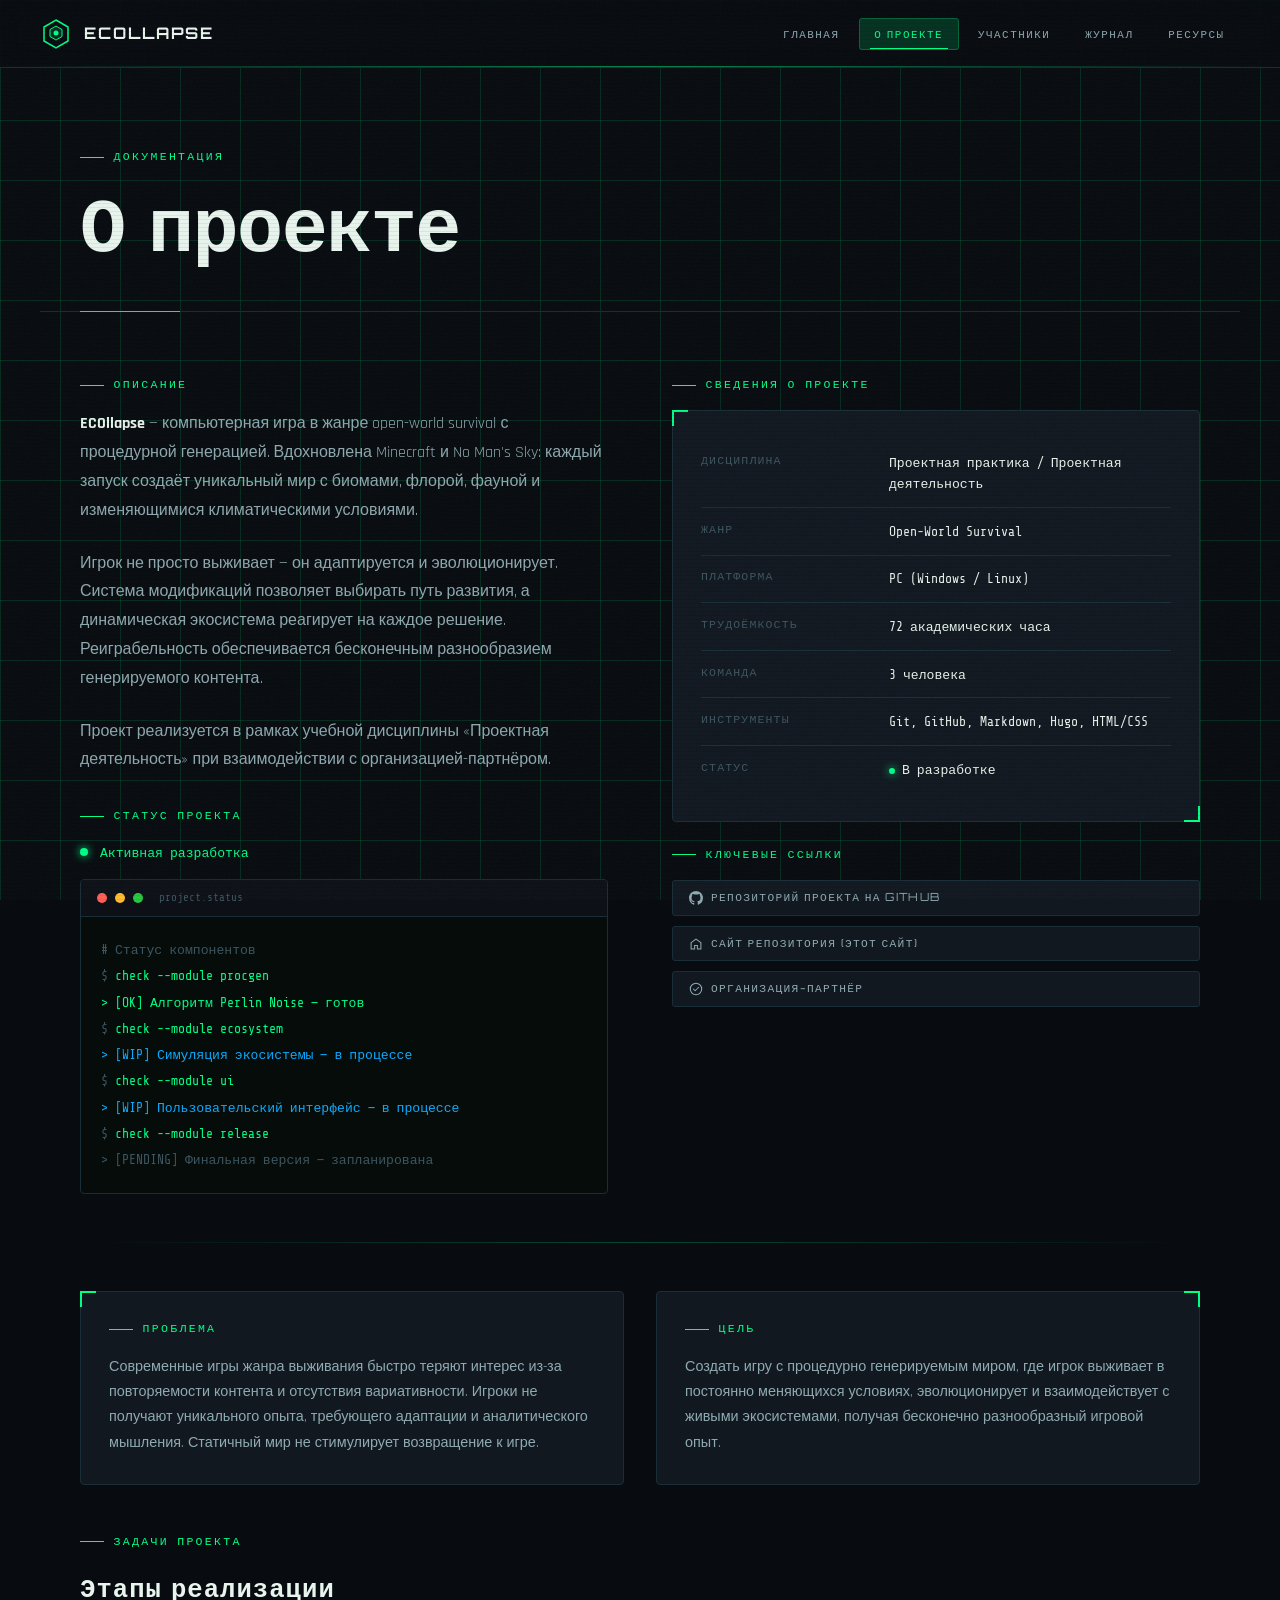
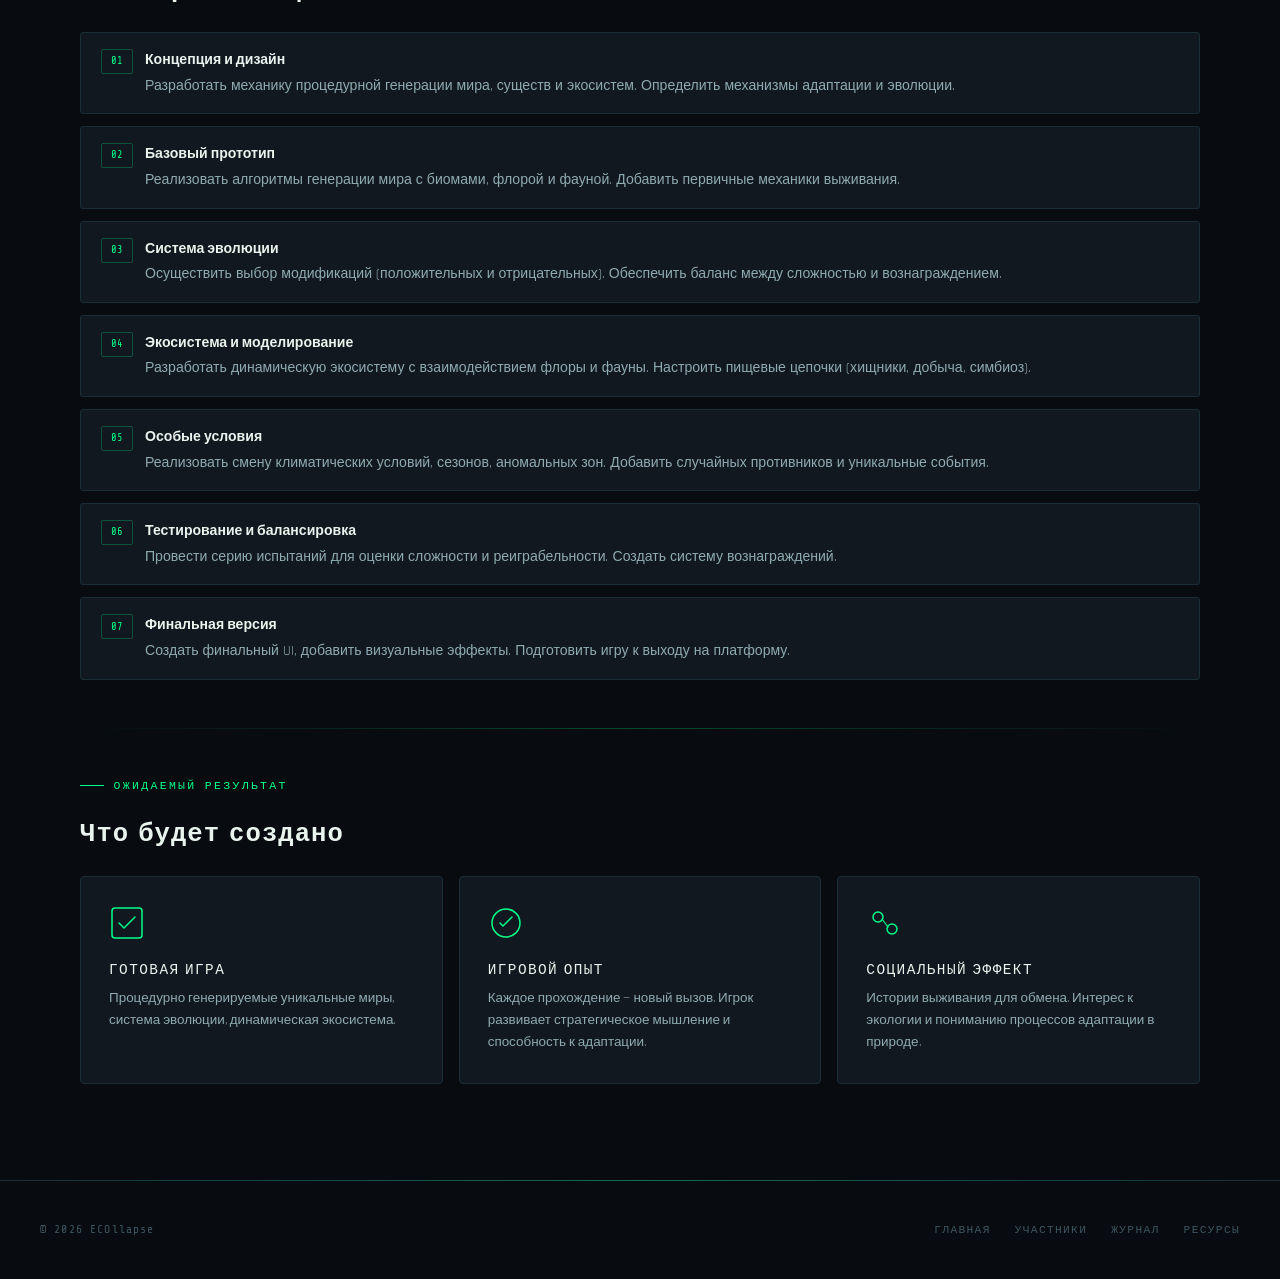
<file: pages/about.html>
<!DOCTYPE html>
<html lang="ru">
<head>
  <meta charset="UTF-8" />
  <meta name="viewport" content="width=device-width, initial-scale=1.0" />
  <title>О проекте — ECOllapse</title>
  <link rel="preconnect" href="https://fonts.googleapis.com" />
  <link rel="stylesheet" href="../css/style.css" />
  <link rel="stylesheet" href="https://cdnjs.cloudflare.com/ajax/libs/font-awesome/6.5.1/css/all.min.css" />
</head>
<body>

  <div class="grid-bg"></div>

  <nav class="nav">
    <a href="../index.html" class="nav-logo">
      <svg class="nav-logo-icon" viewBox="0 0 32 32" fill="none" xmlns="http://www.w3.org/2000/svg">
        <polygon points="16,2 28,9 28,23 16,30 4,23 4,9" stroke="currentColor" stroke-width="1.5" fill="none"/>
        <polygon points="16,8 22,11.5 22,18.5 16,22 10,18.5 10,11.5" stroke="currentColor" stroke-width="1" fill="currentColor" fill-opacity="0.15"/>
        <circle cx="16" cy="15" r="2.5" fill="currentColor"/>
      </svg>
      ECOllapse
    </a>
    <ul class="nav-links" id="navLinks">
      <li><a href="../index.html" class="nav-link">Главная</a></li>
      <li><a href="about.html" class="nav-link">О проекте</a></li>
      <li><a href="members.html" class="nav-link">Участники</a></li>
      <li><a href="journal.html" class="nav-link">Журнал</a></li>
      <li><a href="resources.html" class="nav-link">Ресурсы</a></li>
    </ul>
    <button class="nav-burger" id="navBurger" aria-label="Меню">
      <span></span><span></span><span></span>
    </button>
  </nav>

  <div class="page-wrapper">

    
    <div class="page-header">
      <div class="label">Документация</div>
      <h1 class="heading-xl">О проекте</h1>
    </div>

    <div class="section" style="padding-top:0;">

      
      <div class="about-grid">
        <div>
          <div class="label" data-reveal>Описание</div>
          <p class="about-desc" data-reveal>
            <strong style="color:var(--text-primary);">ECOllapse</strong> — компьютерная игра в жанре
            open-world survival с процедурной генерацией. Вдохновлена Minecraft и No Man's Sky:
            каждый запуск создаёт уникальный мир с биомами, флорой, фауной и изменяющимися климатическими условиями.
          </p>
          <p class="about-desc" data-reveal>
            Игрок не просто выживает — он адаптируется и эволюционирует. Система модификаций позволяет выбирать
            путь развития, а динамическая экосистема реагирует на каждое решение. Реиграбельность
            обеспечивается бесконечным разнообразием генерируемого контента.
          </p>
          <p class="about-desc" data-reveal>
            Проект реализуется в рамках учебной дисциплины «Проектная деятельность» при
            взаимодействии с организацией-партнёром.
          </p>

          <div style="margin-top:2rem;" data-reveal>
            <div class="label">Статус проекта</div>
            <div style="display:flex;align-items:center;gap:0.75rem;margin-bottom:1rem;">
              <span class="status-dot"></span>
              <span class="text-mono" style="font-size:0.82rem;color:var(--accent-green);">Активная разработка</span>
            </div>

            <div class="terminal">
              <div class="terminal-header">
                <span class="term-dot term-dot-r"></span>
                <span class="term-dot term-dot-y"></span>
                <span class="term-dot term-dot-g"></span>
                <span style="font-size:0.68rem;color:var(--text-dim);margin-left:0.5rem;">project.status</span>
              </div>
              <div class="terminal-body">
                <div class="term-line-dim"># Статус компонентов</div>
                <div><span class="term-line-dim">$</span> check --module procgen</div>
                <div style="color:var(--accent-green);">&gt; [OK] Алгоритм Perlin Noise — готов</div>
                <div><span class="term-line-dim">$</span> check --module ecosystem</div>
                <div style="color:var(--accent-blue);">&gt; [WIP] Симуляция экосистемы — в процессе</div>
                <div><span class="term-line-dim">$</span> check --module ui</div>
                <div style="color:var(--accent-blue);">&gt; [WIP] Пользовательский интерфейс — в процессе</div>
                <div><span class="term-line-dim">$</span> check --module release</div>
                <div style="color:var(--text-dim);">&gt; [PENDING] Финальная версия — запланирована</div>
              </div>
            </div>
          </div>
        </div>

        <div>
          <div class="label" data-reveal>Сведения о проекте</div>
          <div class="card" style="margin-bottom:1.5rem;" data-reveal>
            <div class="corner-bracket corner-bracket--tl"></div>
            <div class="corner-bracket corner-bracket--br"></div>
            <table class="info-table">
              <tr>
                <td>Дисциплина</td>
                <td>Проектная практика / Проектная деятельность</td>
              </tr>
              <tr>
                <td>Жанр</td>
                <td>Open-World Survival</td>
              </tr>
              <tr>
                <td>Платформа</td>
                <td>PC (Windows / Linux)</td>
              </tr>
              <tr>
                <td>Трудоёмкость</td>
                <td>72 академических часа</td>
              </tr>
              <tr>
                <td>Команда</td>
                <td>3 человека</td>
              </tr>
              <tr>
                <td>Инструменты</td>
                <td>Git, GitHub, Markdown, Hugo, HTML/CSS</td>
              </tr>
              <tr>
                <td>Статус</td>
                <td><span class="status-dot" style="width:6px;height:6px;"></span> В разработке</td>
              </tr>
            </table>
          </div>

          <div class="label" data-reveal>Ключевые ссылки</div>
          <div style="display:flex;flex-direction:column;gap:0.6rem;" data-reveal>
            <a href="#" class="link-pill" style="justify-content:flex-start;">
              <svg viewBox="0 0 16 16" fill="currentColor" width="14" height="14">
                <path d="M8 0C3.58 0 0 3.58 0 8c0 3.54 2.29 6.53 5.47 7.59.4.07.55-.17.55-.38 0-.19-.01-.82-.01-1.49-2.01.37-2.53-.49-2.69-.94-.09-.23-.48-.94-.82-1.13-.28-.15-.68-.52-.01-.53.63-.01 1.08.58 1.23.82.72 1.21 1.87.87 2.33.66.07-.52.28-.87.51-1.07-1.78-.2-3.64-.89-3.64-3.95 0-.87.31-1.59.82-2.15-.08-.2-.36-1.02.08-2.12 0 0 .67-.21 2.2.82.64-.18 1.32-.27 2-.27.68 0 1.36.09 2 .27 1.53-1.04 2.2-.82 2.2-.82.44 1.1.16 1.92.08 2.12.51.56.82 1.27.82 2.15 0 3.07-1.87 3.75-3.65 3.95.29.25.54.73.54 1.48 0 1.07-.01 1.93-.01 2.2 0 .21.15.46.55.38A8.013 8.013 0 0016 8c0-4.42-3.58-8-8-8z"/>
              </svg>
              Репозиторий проекта на GitHub
            </a>
            <a href="https://github.com/Nikuhich/Practice_Project" class="link-pill" style="justify-content:flex-start;">
              <svg viewBox="0 0 16 16" fill="none" width="14" height="14">
                <path d="M2.4 6.4l5.6-4 5.6 4v7.2H9.6V9.6H6.4v4H2.4V6.4z" stroke="currentColor" stroke-width="1.2" stroke-linejoin="round"/>
              </svg>
              Сайт репозитория (этот сайт)
            </a>
            <a href="#" class="link-pill" style="justify-content:flex-start;">
              <svg viewBox="0 0 16 16" fill="none" width="14" height="14">
                <circle cx="8" cy="8" r="6.5" stroke="currentColor" stroke-width="1.2"/>
                <path d="M5 8l2 2 4-4" stroke="currentColor" stroke-width="1.2" stroke-linecap="round" stroke-linejoin="round"/>
              </svg>
              Организация-партнёр
            </a>
          </div>
        </div>
      </div>

      <div class="divider"></div>

      
      <div style="display:grid;grid-template-columns:1fr 1fr;gap:2rem;margin-bottom:3rem;" data-reveal>
        <div class="card">
          <div class="corner-bracket corner-bracket--tl"></div>
          <div class="label" style="margin-bottom:1rem;">Проблема</div>
          <p style="font-size:0.9rem;color:var(--text-secondary);line-height:1.75;">
            Современные игры жанра выживания быстро теряют интерес из-за повторяемости контента и
            отсутствия вариативности. Игроки не получают уникального опыта, требующего адаптации и
            аналитического мышления. Статичный мир не стимулирует возвращение к игре.
          </p>
        </div>
        <div class="card">
          <div class="corner-bracket corner-bracket--tr"></div>
          <div class="label" style="margin-bottom:1rem;">Цель</div>
          <p style="font-size:0.9rem;color:var(--text-secondary);line-height:1.75;">
            Создать игру с процедурно генерируемым миром, где игрок выживает в постоянно меняющихся
            условиях, эволюционирует и взаимодействует с живыми экосистемами, получая бесконечно
            разнообразный игровой опыт.
          </p>
        </div>
      </div>

      
      <div data-reveal>
        <div class="label">Задачи проекта</div>
        <h2 class="heading-md" style="margin-bottom:1.5rem;">Этапы реализации</h2>
        <div class="tasks-list">
          <div class="task-item">
            <span class="task-num">01</span>
            <div>
              <strong style="color:var(--text-primary);">Концепция и дизайн</strong>
              <div style="margin-top:0.2rem;">Разработать механику процедурной генерации мира, существ и экосистем. Определить механизмы адаптации и эволюции.</div>
            </div>
          </div>
          <div class="task-item">
            <span class="task-num">02</span>
            <div>
              <strong style="color:var(--text-primary);">Базовый прототип</strong>
              <div style="margin-top:0.2rem;">Реализовать алгоритмы генерации мира с биомами, флорой и фауной. Добавить первичные механики выживания.</div>
            </div>
          </div>
          <div class="task-item">
            <span class="task-num">03</span>
            <div>
              <strong style="color:var(--text-primary);">Система эволюции</strong>
              <div style="margin-top:0.2rem;">Осуществить выбор модификаций (положительных и отрицательных). Обеспечить баланс между сложностью и вознаграждением.</div>
            </div>
          </div>
          <div class="task-item">
            <span class="task-num">04</span>
            <div>
              <strong style="color:var(--text-primary);">Экосистема и моделирование</strong>
              <div style="margin-top:0.2rem;">Разработать динамическую экосистему с взаимодействием флоры и фауны. Настроить пищевые цепочки (хищники, добыча, симбиоз).</div>
            </div>
          </div>
          <div class="task-item">
            <span class="task-num">05</span>
            <div>
              <strong style="color:var(--text-primary);">Особые условия</strong>
              <div style="margin-top:0.2rem;">Реализовать смену климатических условий, сезонов, аномальных зон. Добавить случайных противников и уникальные события.</div>
            </div>
          </div>
          <div class="task-item">
            <span class="task-num">06</span>
            <div>
              <strong style="color:var(--text-primary);">Тестирование и балансировка</strong>
              <div style="margin-top:0.2rem;">Провести серию испытаний для оценки сложности и реиграбельности. Создать систему вознаграждений.</div>
            </div>
          </div>
          <div class="task-item">
            <span class="task-num">07</span>
            <div>
              <strong style="color:var(--text-primary);">Финальная версия</strong>
              <div style="margin-top:0.2rem;">Создать финальный UI, добавить визуальные эффекты. Подготовить игру к выходу на платформу.</div>
            </div>
          </div>
        </div>
      </div>

      <div class="divider"></div>

      
      <div data-reveal>
        <div class="label">Ожидаемый результат</div>
        <h2 class="heading-md" style="margin-bottom:1.5rem;">Что будет создано</h2>
        <div style="display:grid;grid-template-columns:repeat(auto-fit,minmax(240px,1fr));gap:1rem;">
          <div class="card">
            <div class="feature-icon" style="width:36px;height:36px;margin-bottom:1rem;">
              <svg viewBox="0 0 36 36" fill="none" xmlns="http://www.w3.org/2000/svg">
                <rect x="3" y="3" width="30" height="30" rx="3" stroke="currentColor" stroke-width="1.5"/>
                <path d="M10 18l5 5 11-11" stroke="currentColor" stroke-width="1.5" stroke-linecap="round" stroke-linejoin="round"/>
              </svg>
            </div>
            <div class="feature-title" style="margin-bottom:0.5rem;">Готовая игра</div>
            <p style="font-size:0.84rem;color:var(--text-secondary);line-height:1.65;">Процедурно генерируемые уникальные миры, система эволюции, динамическая экосистема.</p>
          </div>
          <div class="card">
            <div class="feature-icon" style="width:36px;height:36px;margin-bottom:1rem;">
              <svg viewBox="0 0 36 36" fill="none" xmlns="http://www.w3.org/2000/svg">
                <circle cx="18" cy="18" r="14" stroke="currentColor" stroke-width="1.5"/>
                <path d="M12 18l3 3 9-9" stroke="currentColor" stroke-width="1.5" stroke-linecap="round" stroke-linejoin="round"/>
              </svg>
            </div>
            <div class="feature-title" style="margin-bottom:0.5rem;">Игровой опыт</div>
            <p style="font-size:0.84rem;color:var(--text-secondary);line-height:1.65;">Каждое прохождение — новый вызов. Игрок развивает стратегическое мышление и способность к адаптации.</p>
          </div>
          <div class="card">
            <div class="feature-icon" style="width:36px;height:36px;margin-bottom:1rem;">
              <svg viewBox="0 0 36 36" fill="none" xmlns="http://www.w3.org/2000/svg">
                <circle cx="12" cy="12" r="5" stroke="currentColor" stroke-width="1.5"/>
                <circle cx="26" cy="24" r="5" stroke="currentColor" stroke-width="1.5"/>
                <path d="M16 14l6 8" stroke="currentColor" stroke-width="1.2" stroke-linecap="round"/>
              </svg>
            </div>
            <div class="feature-title" style="margin-bottom:0.5rem;">Социальный эффект</div>
            <p style="font-size:0.84rem;color:var(--text-secondary);line-height:1.65;">Истории выживания для обмена. Интерес к экологии и пониманию процессов адаптации в природе.</p>
          </div>
        </div>
      </div>

    </div>

    <footer class="footer">
      <div class="footer-inner">
        <span class="footer-copy">&copy; 2026 ECOllapse</span>
        <nav class="footer-nav">
          <a href="../index.html">Главная</a>
          <a href="members.html">Участники</a>
          <a href="journal.html">Журнал</a>
          <a href="resources.html">Ресурсы</a>
        </nav>
      </div>
    </footer>

  </div>

  <script src="../js/main.js"></script>
</body>
</html>
</file>
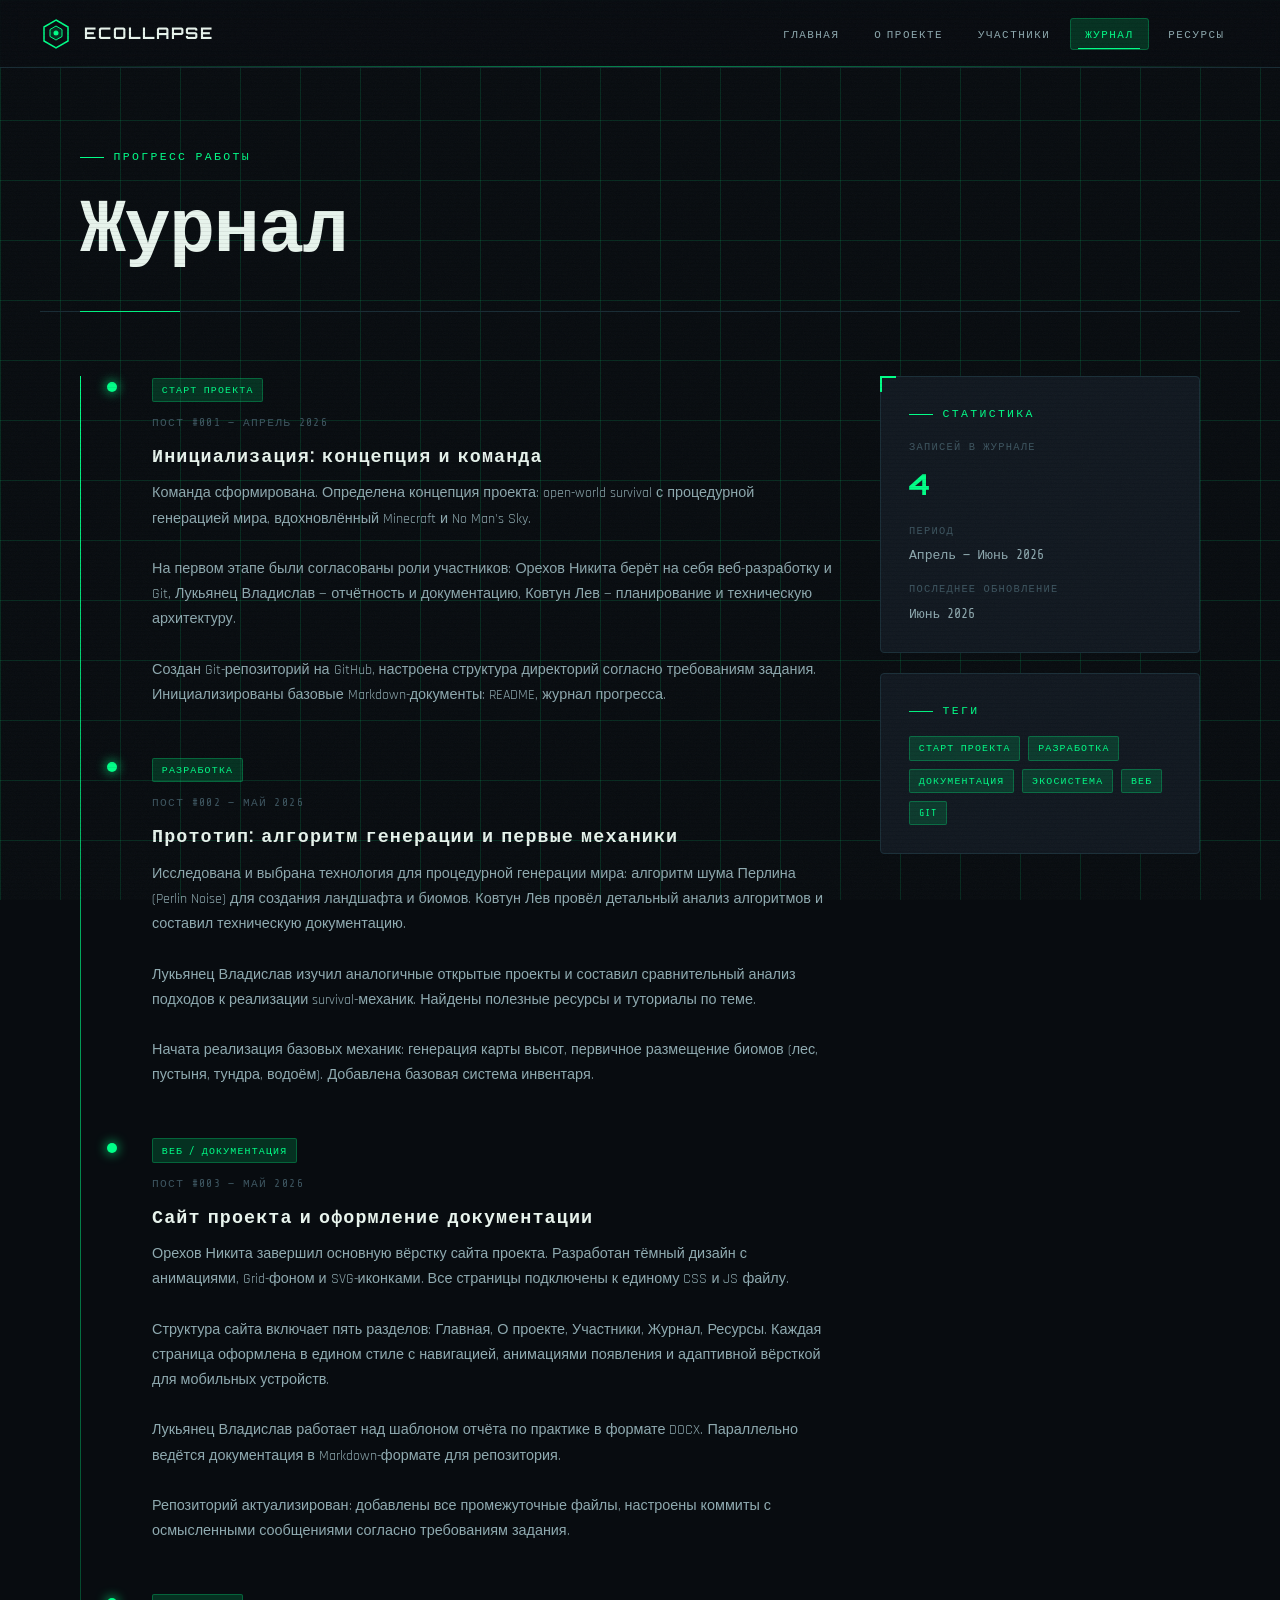
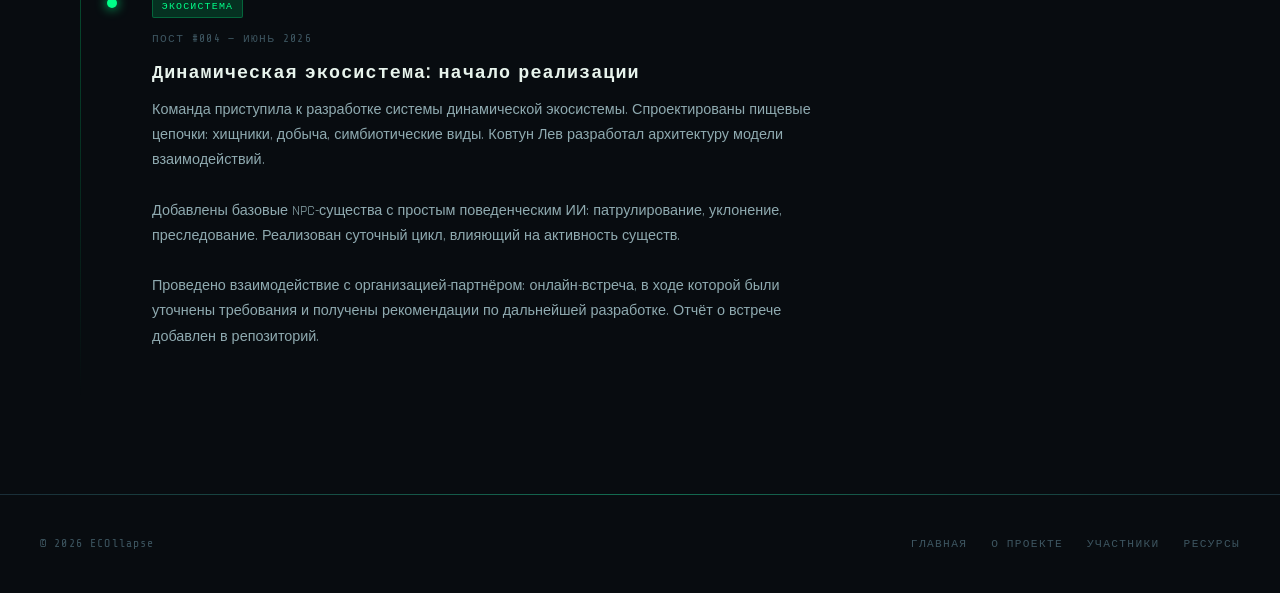
<file: pages/journal.html>
<!DOCTYPE html>
<html lang="ru">
<head>
  <meta charset="UTF-8" />
  <meta name="viewport" content="width=device-width, initial-scale=1.0" />
  <title>Журнал — ECOllapse</title>
  <link rel="preconnect" href="https://fonts.googleapis.com" />
  <link rel="stylesheet" href="../css/style.css" />
  <link rel="stylesheet" href="https://cdnjs.cloudflare.com/ajax/libs/font-awesome/6.5.1/css/all.min.css" />
</head>
<body>

  <div class="grid-bg"></div>

  <nav class="nav">
    <a href="../index.html" class="nav-logo">
      <svg class="nav-logo-icon" viewBox="0 0 32 32" fill="none" xmlns="http://www.w3.org/2000/svg">
        <polygon points="16,2 28,9 28,23 16,30 4,23 4,9" stroke="currentColor" stroke-width="1.5" fill="none"/>
        <polygon points="16,8 22,11.5 22,18.5 16,22 10,18.5 10,11.5" stroke="currentColor" stroke-width="1" fill="currentColor" fill-opacity="0.15"/>
        <circle cx="16" cy="15" r="2.5" fill="currentColor"/>
      </svg>
      ECOllapse
    </a>
    <ul class="nav-links" id="navLinks">
      <li><a href="../index.html" class="nav-link">Главная</a></li>
      <li><a href="about.html" class="nav-link">О проекте</a></li>
      <li><a href="members.html" class="nav-link">Участники</a></li>
      <li><a href="journal.html" class="nav-link">Журнал</a></li>
      <li><a href="resources.html" class="nav-link">Ресурсы</a></li>
    </ul>
    <button class="nav-burger" id="navBurger" aria-label="Меню">
      <span></span><span></span><span></span>
    </button>
  </nav>

  <div class="page-wrapper">

    <div class="page-header">
      <div class="label">Прогресс работы</div>
      <h1 class="heading-xl">Журнал</h1>
    </div>

    <div class="section" style="padding-top:0;">
      <div style="display:grid;grid-template-columns:1fr 320px;gap:3rem;align-items:start;">

        
        <div>
          <div class="journal-timeline">

            
            <article class="journal-post" data-reveal>
              <div class="journal-tag">Старт проекта</div>
              <div class="journal-meta">Пост #001 &mdash; Апрель 2026</div>
              <h2 class="journal-title">Инициализация: концепция и команда</h2>
              <div class="journal-body">
                <p>Команда сформирована. Определена концепция проекта: open-world survival с процедурной генерацией мира, вдохновлённый Minecraft и No Man's Sky.</p>
                <br>
                <p>На первом этапе были согласованы роли участников: Орехов Никита берёт на себя веб-разработку и Git, Лукьянец Владислав — отчётность и документацию, Ковтун Лев — планирование и техническую архитектуру.</p>
                <br>
                <p>Создан Git-репозиторий на GitHub, настроена структура директорий согласно требованиям задания. Инициализированы базовые Markdown-документы: README, журнал прогресса.</p>
              </div>
            </article>

            
            <article class="journal-post" data-reveal>
              <div class="journal-tag">Разработка</div>
              <div class="journal-meta">Пост #002 &mdash; Май 2026</div>
              <h2 class="journal-title">Прототип: алгоритм генерации и первые механики</h2>
              <div class="journal-body">
                <p>Исследована и выбрана технология для процедурной генерации мира: алгоритм шума Перлина (Perlin Noise) для создания ландшафта и биомов. Ковтун Лев провёл детальный анализ алгоритмов и составил техническую документацию.</p>
                <br>
                <p>Лукьянец Владислав изучил аналогичные открытые проекты и составил сравнительный анализ подходов к реализации survival-механик. Найдены полезные ресурсы и туториалы по теме.</p>
                <br>
                <p>Начата реализация базовых механик: генерация карты высот, первичное размещение биомов (лес, пустыня, тундра, водоём). Добавлена базовая система инвентаря.</p>
              </div>
            </article>

            
            <article class="journal-post" data-reveal>
              <div class="journal-tag">Веб / Документация</div>
              <div class="journal-meta">Пост #003 &mdash; Май 2026</div>
              <h2 class="journal-title">Сайт проекта и оформление документации</h2>
              <div class="journal-body">
                <p>Орехов Никита завершил основную вёрстку сайта проекта. Разработан тёмный дизайн с анимациями, Grid-фоном и SVG-иконками. Все страницы подключены к единому CSS и JS файлу.</p>
                <br>
                <p>Структура сайта включает пять разделов: Главная, О проекте, Участники, Журнал, Ресурсы. Каждая страница оформлена в едином стиле с навигацией, анимациями появления и адаптивной вёрсткой для мобильных устройств.</p>
                <br>
                <p>Лукьянец Владислав работает над шаблоном отчёта по практике в формате DOCX. Параллельно ведётся документация в Markdown-формате для репозитория.</p>
                <br>
                <p>Репозиторий актуализирован: добавлены все промежуточные файлы, настроены коммиты с осмысленными сообщениями согласно требованиям задания.</p>
              </div>
            </article>

            
            <article class="journal-post" data-reveal>
              <div class="journal-tag">Экосистема</div>
              <div class="journal-meta">Пост #004 &mdash; Июнь 2026</div>
              <h2 class="journal-title">Динамическая экосистема: начало реализации</h2>
              <div class="journal-body">
                <p>Команда приступила к разработке системы динамической экосистемы. Спроектированы пищевые цепочки: хищники, добыча, симбиотические виды. Ковтун Лев разработал архитектуру модели взаимодействий.</p>
                <br>
                <p>Добавлены базовые NPC-существа с простым поведенческим ИИ: патрулирование, уклонение, преследование. Реализован суточный цикл, влияющий на активность существ.</p>
                <br>
                <p>Проведено взаимодействие с организацией-партнёром: онлайн-встреча, в ходе которой были уточнены требования и получены рекомендации по дальнейшей разработке. Отчёт о встрече добавлен в репозиторий.</p>
              </div>
            </article>

          </div>
        </div>

        
        <div style="position:sticky;top:calc(var(--nav-height) + 2rem);">

          <div class="card" style="margin-bottom:1.25rem;" data-reveal>
            <div class="corner-bracket corner-bracket--tl"></div>
            <div class="label" style="margin-bottom:1rem;">Статистика</div>
            <div style="display:flex;flex-direction:column;gap:1rem;">
              <div>
                <div style="font-family:var(--font-mono);font-size:0.65rem;color:var(--text-dim);text-transform:uppercase;letter-spacing:0.12em;margin-bottom:0.3rem;">Записей в журнале</div>
                <div style="font-family:var(--font-display);font-size:1.8rem;font-weight:700;color:var(--accent-green);">4</div>
              </div>
              <div>
                <div style="font-family:var(--font-mono);font-size:0.65rem;color:var(--text-dim);text-transform:uppercase;letter-spacing:0.12em;margin-bottom:0.3rem;">Период</div>
                <div style="font-family:var(--font-mono);font-size:0.82rem;color:var(--text-secondary);">Апрель — Июнь 2026</div>
              </div>
              <div>
                <div style="font-family:var(--font-mono);font-size:0.65rem;color:var(--text-dim);text-transform:uppercase;letter-spacing:0.12em;margin-bottom:0.3rem;">Последнее обновление</div>
                <div style="font-family:var(--font-mono);font-size:0.82rem;color:var(--text-secondary);">Июнь 2026</div>
              </div>
            </div>
          </div>

          <div class="card" data-reveal data-reveal-delay="100">
            <div class="label" style="margin-bottom:1rem;">Теги</div>
            <div style="display:flex;flex-wrap:wrap;gap:0.5rem;">
              <span class="journal-tag" style="margin:0;">Старт проекта</span>
              <span class="journal-tag" style="margin:0;">Разработка</span>
              <span class="journal-tag" style="margin:0;">Документация</span>
              <span class="journal-tag" style="margin:0;">Экосистема</span>
              <span class="journal-tag" style="margin:0;">Веб</span>
              <span class="journal-tag" style="margin:0;">Git</span>
            </div>
          </div>

        </div>
      </div>
    </div>

    <footer class="footer">
      <div class="footer-inner">
        <span class="footer-copy">&copy; 2026 ECOllapse</span>
        <nav class="footer-nav">
          <a href="../index.html">Главная</a>
          <a href="about.html">О проекте</a>
          <a href="members.html">Участники</a>
          <a href="resources.html">Ресурсы</a>
        </nav>
      </div>
    </footer>

  </div>

  <script src="../js/main.js"></script>
</body>
</html>
</file>
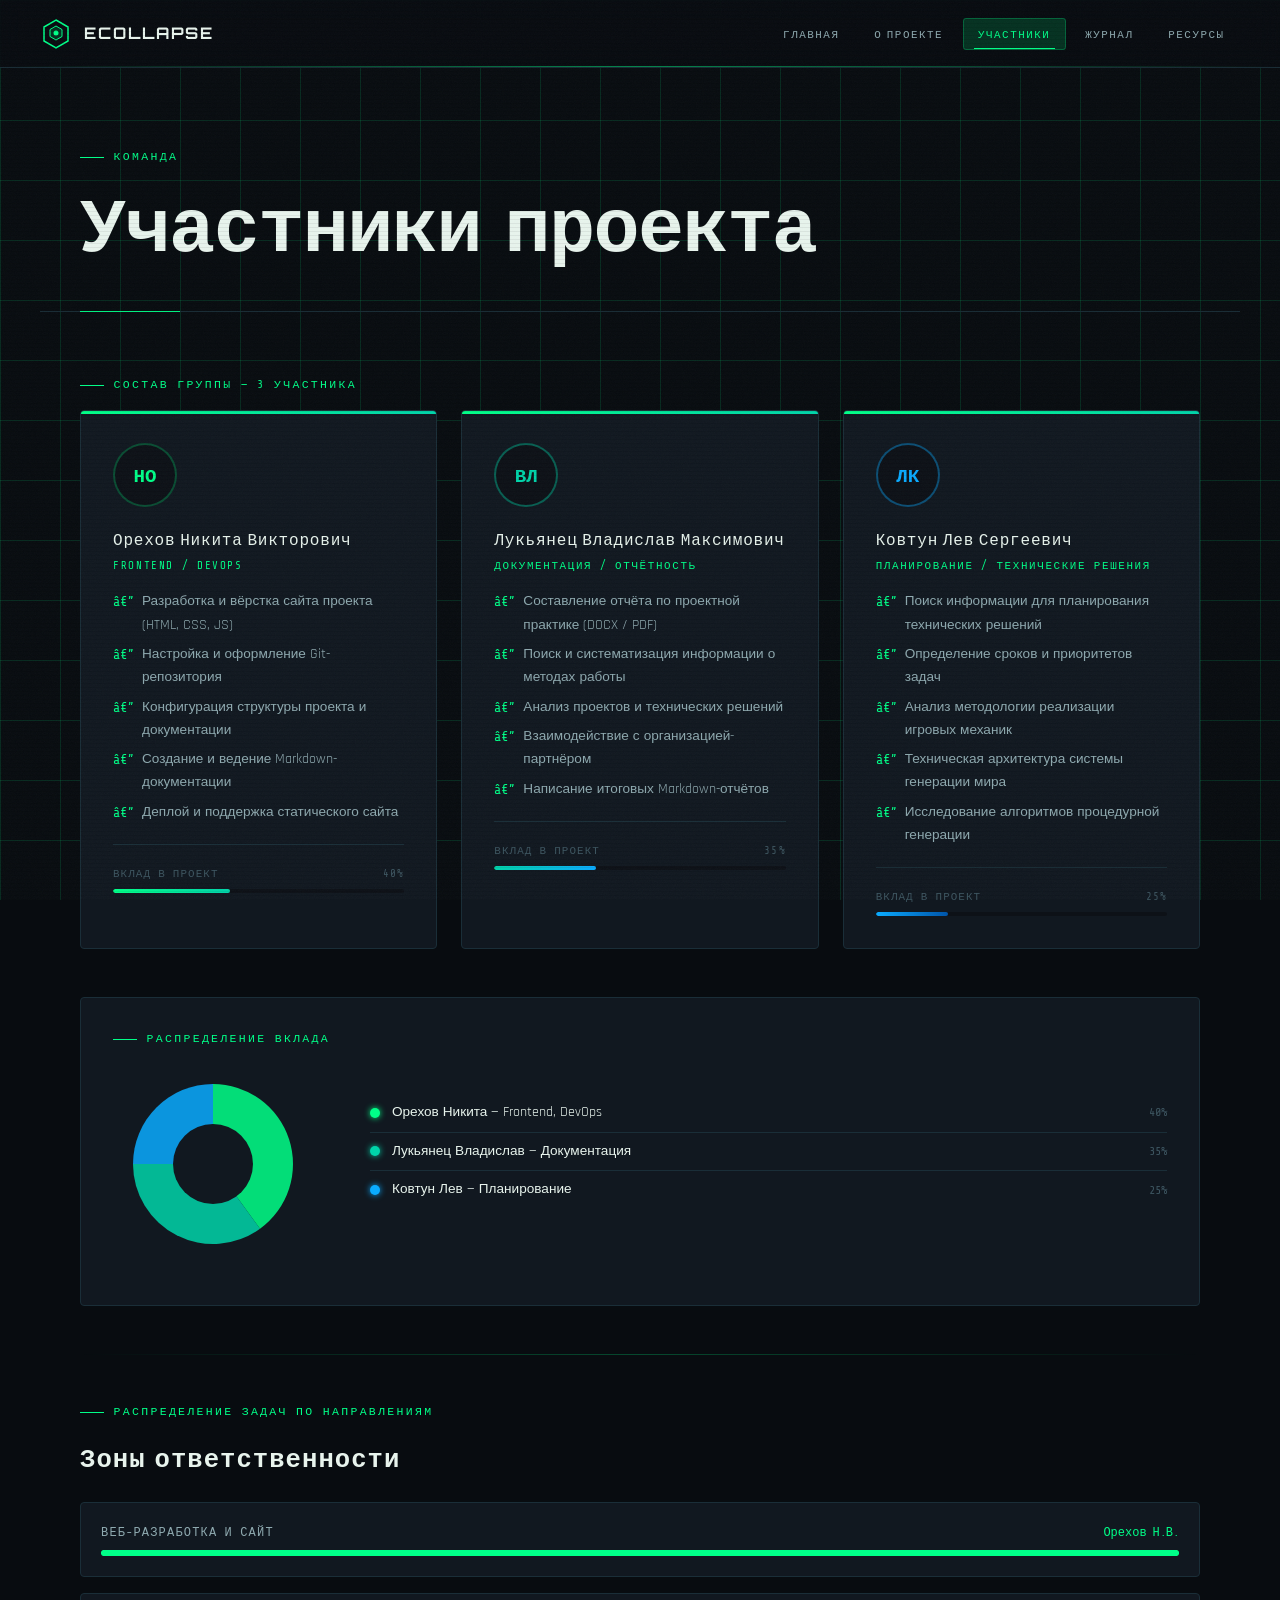
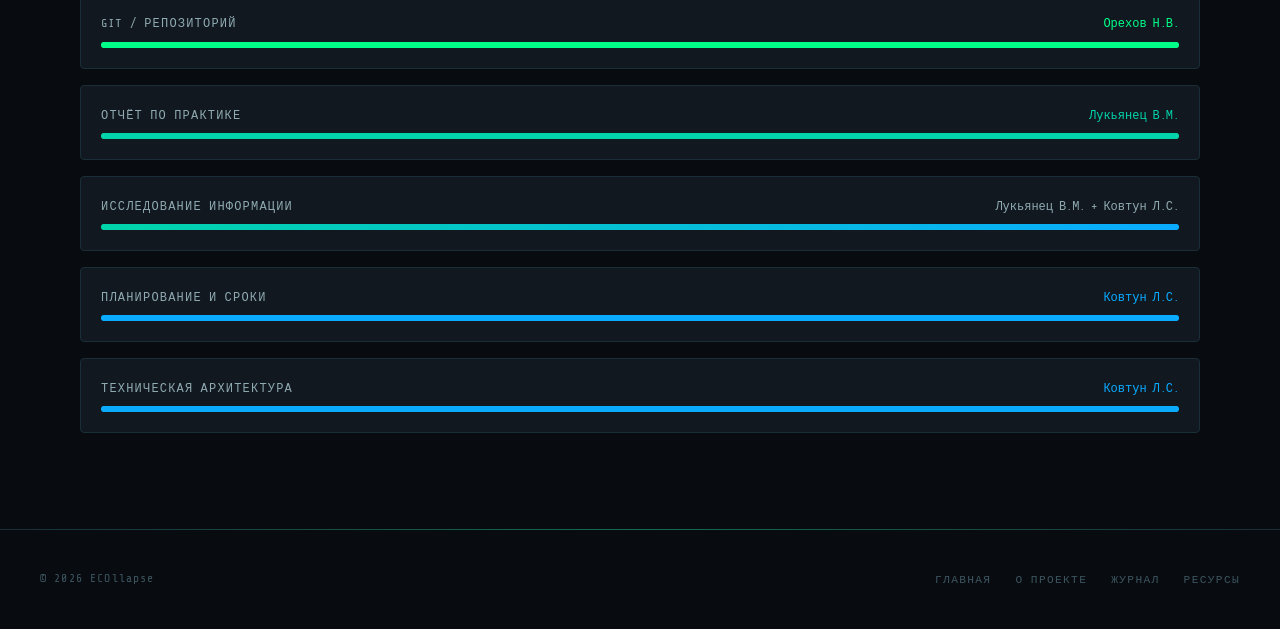
<file: pages/members.html>
<!DOCTYPE html>
<html lang="ru">
<head>
  <meta charset="UTF-8" />
  <meta name="viewport" content="width=device-width, initial-scale=1.0" />
  <title>Участники — ECOllapse</title>
  <link rel="preconnect" href="https://fonts.googleapis.com" />
  <link rel="stylesheet" href="../css/style.css" />
  <link rel="stylesheet" href="https://cdnjs.cloudflare.com/ajax/libs/font-awesome/6.5.1/css/all.min.css" />
</head>
<body>

  <div class="grid-bg"></div>

  <nav class="nav">
    <a href="../index.html" class="nav-logo">
      <svg class="nav-logo-icon" viewBox="0 0 32 32" fill="none" xmlns="http://www.w3.org/2000/svg">
        <polygon points="16,2 28,9 28,23 16,30 4,23 4,9" stroke="currentColor" stroke-width="1.5" fill="none"/>
        <polygon points="16,8 22,11.5 22,18.5 16,22 10,18.5 10,11.5" stroke="currentColor" stroke-width="1" fill="currentColor" fill-opacity="0.15"/>
        <circle cx="16" cy="15" r="2.5" fill="currentColor"/>
      </svg>
      ECOllapse
    </a>
    <ul class="nav-links" id="navLinks">
      <li><a href="../index.html" class="nav-link">Главная</a></li>
      <li><a href="about.html" class="nav-link">О проекте</a></li>
      <li><a href="members.html" class="nav-link">Участники</a></li>
      <li><a href="journal.html" class="nav-link">Журнал</a></li>
      <li><a href="resources.html" class="nav-link">Ресурсы</a></li>
    </ul>
    <button class="nav-burger" id="navBurger" aria-label="Меню">
      <span></span><span></span><span></span>
    </button>
  </nav>

  <div class="page-wrapper">

    <div class="page-header">
      <div class="label">Команда</div>
      <h1 class="heading-xl">Участники проекта</h1>
    </div>

    <div class="section" style="padding-top:0;">

      
      <div class="label" data-reveal>Состав группы — 3 участника</div>

      
      <div class="members-grid" style="margin-bottom:3rem;">

        
        <div class="member-card" data-reveal>
          <div class="member-avatar">НО</div>
          <div class="member-name">Орехов Никита Викторович</div>
          <div class="member-role">Frontend / DevOps</div>
          <ul class="member-tasks">
            <li>Разработка и вёрстка сайта проекта (HTML, CSS, JS)</li>
            <li>Настройка и оформление Git-репозитория</li>
            <li>Конфигурация структуры проекта и документации</li>
            <li>Создание и ведение Markdown-документации</li>
            <li>Деплой и поддержка статического сайта</li>
          </ul>
          <div class="contrib-bar-wrap">
            <div class="contrib-label">
              <span>Вклад в проект</span>
              <span>40%</span>
            </div>
            <div class="contrib-bar-bg">
              <div class="contrib-bar-fill" style="width:40%;background:linear-gradient(90deg,#00ff88,#00d4aa);"></div>
            </div>
          </div>
        </div>

        
        <div class="member-card" data-reveal data-reveal-delay="100">
          <div class="member-avatar" style="color:var(--accent-teal);border-color:rgba(0,212,170,0.4);">ВЛ</div>
          <div class="member-name">Лукьянец Владислав Максимович</div>
          <div class="member-role">Документация / Отчётность</div>
          <ul class="member-tasks">
            <li>Составление отчёта по проектной практике (DOCX / PDF)</li>
            <li>Поиск и систематизация информации о методах работы</li>
            <li>Анализ проектов и технических решений</li>
            <li>Взаимодействие с организацией-партнёром</li>
            <li>Написание итоговых Markdown-отчётов</li>
          </ul>
          <div class="contrib-bar-wrap">
            <div class="contrib-label">
              <span>Вклад в проект</span>
              <span>35%</span>
            </div>
            <div class="contrib-bar-bg">
              <div class="contrib-bar-fill" style="width:35%;background:linear-gradient(90deg,#00d4aa,#0aabff);"></div>
            </div>
          </div>
        </div>

        
        <div class="member-card" data-reveal data-reveal-delay="200">
          <div class="member-avatar" style="color:var(--accent-blue);border-color:rgba(10,171,255,0.4);">ЛК</div>
          <div class="member-name">Ковтун Лев Сергеевич</div>
          <div class="member-role">Планирование / Технические решения</div>
          <ul class="member-tasks">
            <li>Поиск информации для планирования технических решений</li>
            <li>Определение сроков и приоритетов задач</li>
            <li>Анализ методологии реализации игровых механик</li>
            <li>Техническая архитектура системы генерации мира</li>
            <li>Исследование алгоритмов процедурной генерации</li>
          </ul>
          <div class="contrib-bar-wrap">
            <div class="contrib-label">
              <span>Вклад в проект</span>
              <span>25%</span>
            </div>
            <div class="contrib-bar-bg">
              <div class="contrib-bar-fill" style="width:25%;background:linear-gradient(90deg,#0aabff,#0055aa);"></div>
            </div>
          </div>
        </div>

      </div>

      
      <div class="chart-container" data-reveal>
        <div style="flex-shrink:0;">
          <div class="label" style="margin-bottom:1rem;">Распределение вклада</div>
          <svg id="pieChart" class="pie-chart-svg" viewBox="0 0 200 200" xmlns="http://www.w3.org/2000/svg"></svg>
        </div>
        <div class="chart-legend">
          <div class="legend-item">
            <span class="legend-dot" style="background:#00ff88;box-shadow:0 0 6px #00ff88;"></span>
            <span class="legend-name">Орехов Никита — Frontend, DevOps</span>
            <span class="legend-pct">40%</span>
          </div>
          <div class="legend-item">
            <span class="legend-dot" style="background:#00d4aa;box-shadow:0 0 6px #00d4aa;"></span>
            <span class="legend-name">Лукьянец Владислав — Документация</span>
            <span class="legend-pct">35%</span>
          </div>
          <div class="legend-item">
            <span class="legend-dot" style="background:#0aabff;box-shadow:0 0 6px #0aabff;"></span>
            <span class="legend-name">Ковтун Лев — Планирование</span>
            <span class="legend-pct">25%</span>
          </div>
        </div>
      </div>

      <div class="divider"></div>

      
      <div data-reveal>
        <div class="label">Распределение задач по направлениям</div>
        <h2 class="heading-md" style="margin-bottom:1.5rem;">Зоны ответственности</h2>

        <div style="display:flex;flex-direction:column;gap:1rem;">

          <div style="background:var(--bg-card);border:1px solid var(--border);border-radius:4px;padding:1.25rem;">
            <div style="display:flex;justify-content:space-between;margin-bottom:0.5rem;">
              <span style="font-family:var(--font-mono);font-size:0.75rem;color:var(--text-secondary);text-transform:uppercase;letter-spacing:0.1em;">Веб-разработка и сайт</span>
              <span style="font-family:var(--font-mono);font-size:0.75rem;color:var(--accent-green);">Орехов Н.В.</span>
            </div>
            <div class="contrib-bar-bg" style="height:6px;">
              <div class="contrib-bar-fill" style="width:100%;background:var(--accent-green);"></div>
            </div>
          </div>

          <div style="background:var(--bg-card);border:1px solid var(--border);border-radius:4px;padding:1.25rem;">
            <div style="display:flex;justify-content:space-between;margin-bottom:0.5rem;">
              <span style="font-family:var(--font-mono);font-size:0.75rem;color:var(--text-secondary);text-transform:uppercase;letter-spacing:0.1em;">Git / Репозиторий</span>
              <span style="font-family:var(--font-mono);font-size:0.75rem;color:var(--accent-green);">Орехов Н.В.</span>
            </div>
            <div class="contrib-bar-bg" style="height:6px;">
              <div class="contrib-bar-fill" style="width:100%;background:var(--accent-green);"></div>
            </div>
          </div>

          <div style="background:var(--bg-card);border:1px solid var(--border);border-radius:4px;padding:1.25rem;">
            <div style="display:flex;justify-content:space-between;margin-bottom:0.5rem;">
              <span style="font-family:var(--font-mono);font-size:0.75rem;color:var(--text-secondary);text-transform:uppercase;letter-spacing:0.1em;">Отчёт по практике</span>
              <span style="font-family:var(--font-mono);font-size:0.75rem;color:var(--accent-teal);">Лукьянец В.М.</span>
            </div>
            <div class="contrib-bar-bg" style="height:6px;">
              <div class="contrib-bar-fill" style="width:100%;background:var(--accent-teal);"></div>
            </div>
          </div>

          <div style="background:var(--bg-card);border:1px solid var(--border);border-radius:4px;padding:1.25rem;">
            <div style="display:flex;justify-content:space-between;margin-bottom:0.5rem;">
              <span style="font-family:var(--font-mono);font-size:0.75rem;color:var(--text-secondary);text-transform:uppercase;letter-spacing:0.1em;">Исследование информации</span>
              <span style="font-family:var(--font-mono);font-size:0.75rem;color:var(--text-secondary);">Лукьянец В.М. + Ковтун Л.С.</span>
            </div>
            <div class="contrib-bar-bg" style="height:6px;">
              <div class="contrib-bar-fill" style="width:100%;background:linear-gradient(90deg,var(--accent-teal),var(--accent-blue));"></div>
            </div>
          </div>

          <div style="background:var(--bg-card);border:1px solid var(--border);border-radius:4px;padding:1.25rem;">
            <div style="display:flex;justify-content:space-between;margin-bottom:0.5rem;">
              <span style="font-family:var(--font-mono);font-size:0.75rem;color:var(--text-secondary);text-transform:uppercase;letter-spacing:0.1em;">Планирование и сроки</span>
              <span style="font-family:var(--font-mono);font-size:0.75rem;color:var(--accent-blue);">Ковтун Л.С.</span>
            </div>
            <div class="contrib-bar-bg" style="height:6px;">
              <div class="contrib-bar-fill" style="width:100%;background:var(--accent-blue);"></div>
            </div>
          </div>

          <div style="background:var(--bg-card);border:1px solid var(--border);border-radius:4px;padding:1.25rem;">
            <div style="display:flex;justify-content:space-between;margin-bottom:0.5rem;">
              <span style="font-family:var(--font-mono);font-size:0.75rem;color:var(--text-secondary);text-transform:uppercase;letter-spacing:0.1em;">Техническая архитектура</span>
              <span style="font-family:var(--font-mono);font-size:0.75rem;color:var(--accent-blue);">Ковтун Л.С.</span>
            </div>
            <div class="contrib-bar-bg" style="height:6px;">
              <div class="contrib-bar-fill" style="width:100%;background:var(--accent-blue);"></div>
            </div>
          </div>

        </div>
      </div>

    </div>

    <footer class="footer">
      <div class="footer-inner">
        <span class="footer-copy">&copy; 2026 ECOllapse</span>
        <nav class="footer-nav">
          <a href="../index.html">Главная</a>
          <a href="about.html">О проекте</a>
          <a href="journal.html">Журнал</a>
          <a href="resources.html">Ресурсы</a>
        </nav>
      </div>
    </footer>

  </div>

  <script src="../js/main.js"></script>
</body>
</html>
</file>
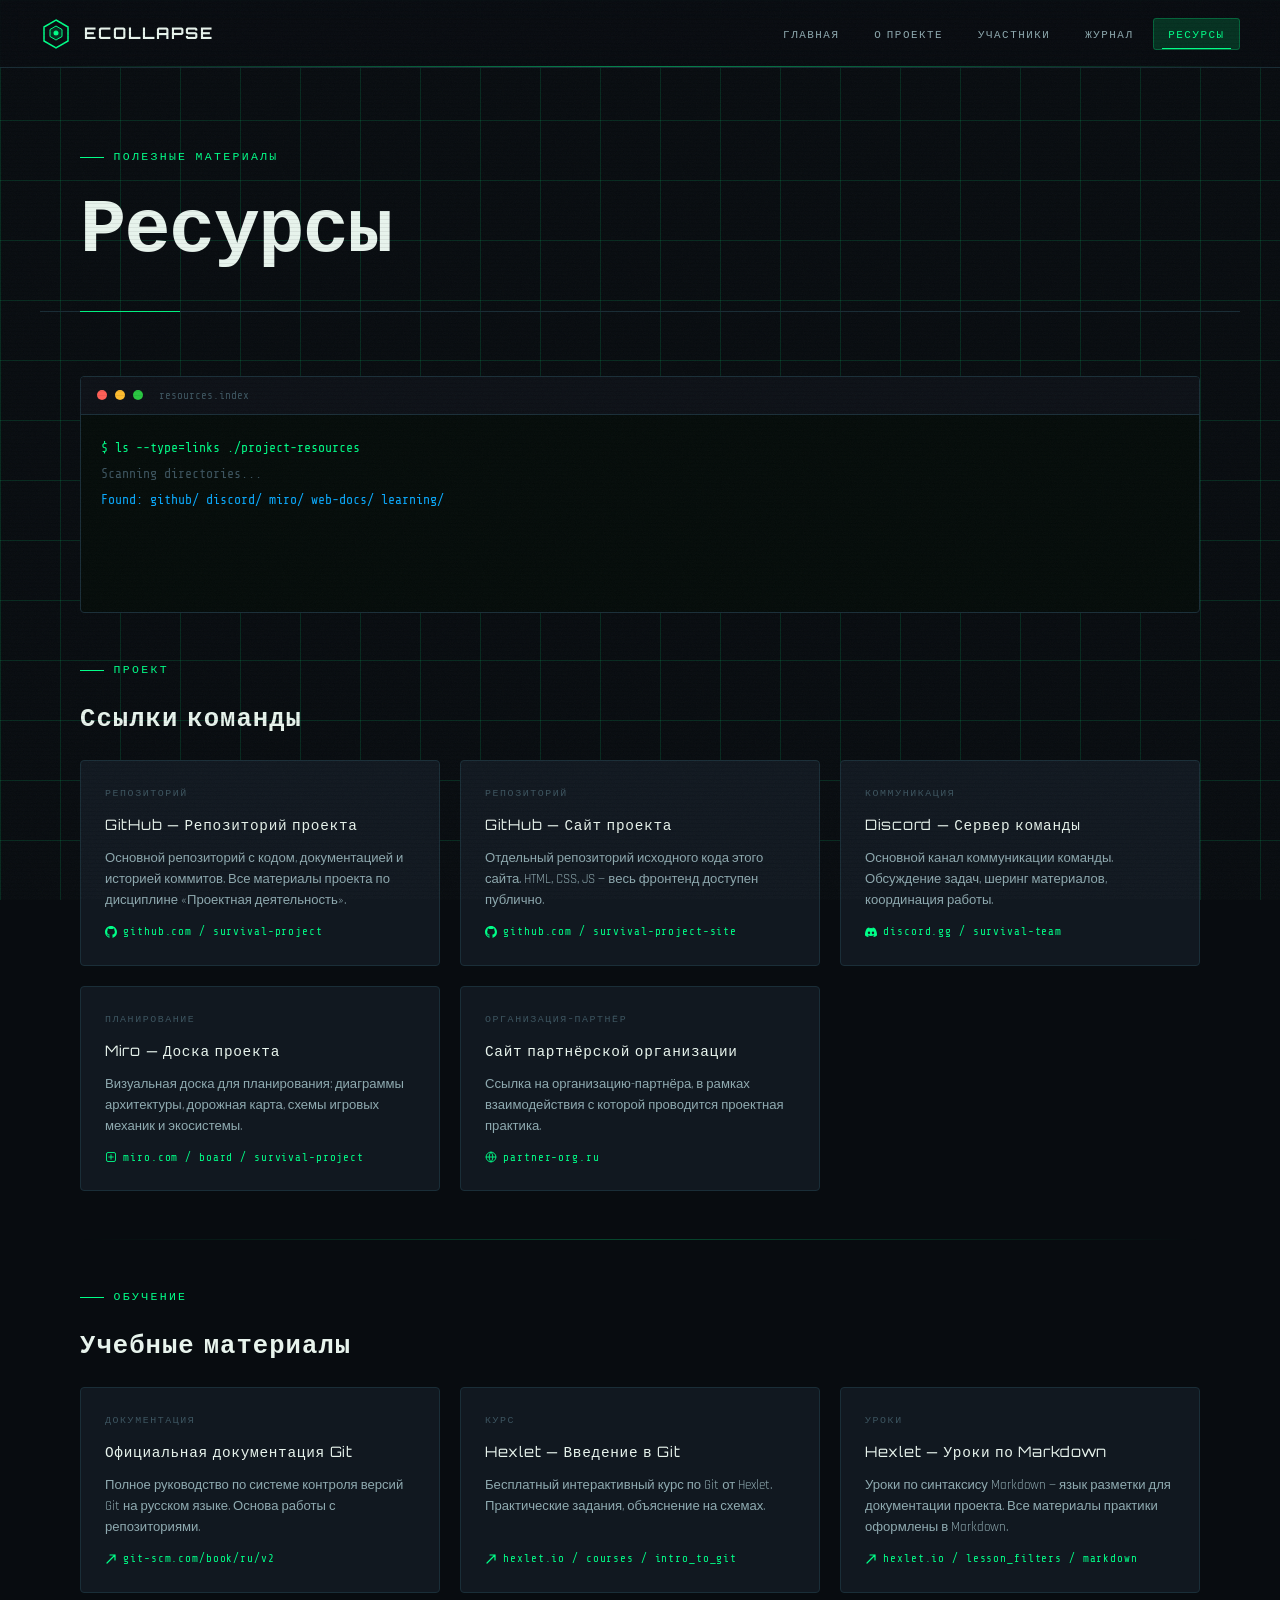
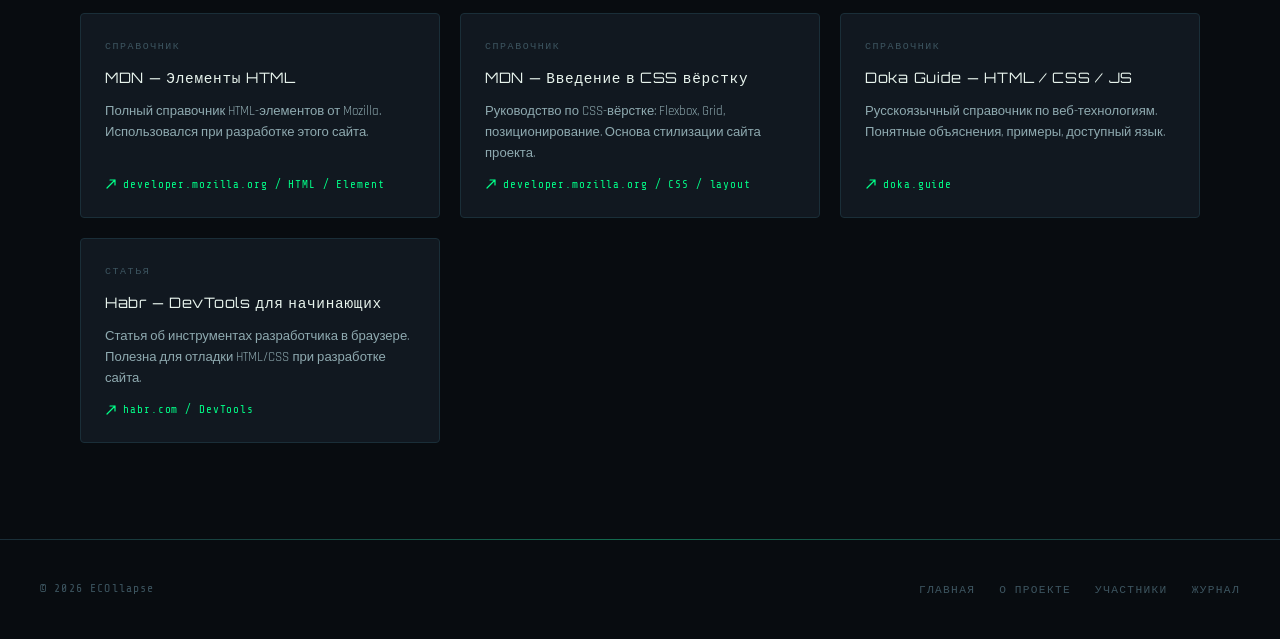
<file: pages/resources.html>
<!DOCTYPE html>
<html lang="ru">
<head>
  <meta charset="UTF-8" />
  <meta name="viewport" content="width=device-width, initial-scale=1.0" />
  <title>Ресурсы — ECOllapse</title>
  <link rel="preconnect" href="https://fonts.googleapis.com" />
  <link rel="stylesheet" href="../css/style.css" />
  <link rel="stylesheet" href="https://cdnjs.cloudflare.com/ajax/libs/font-awesome/6.5.1/css/all.min.css" />
</head>
<body>

  <div class="grid-bg"></div>

  <nav class="nav">
    <a href="../index.html" class="nav-logo">
      <svg class="nav-logo-icon" viewBox="0 0 32 32" fill="none" xmlns="http://www.w3.org/2000/svg">
        <polygon points="16,2 28,9 28,23 16,30 4,23 4,9" stroke="currentColor" stroke-width="1.5" fill="none"/>
        <polygon points="16,8 22,11.5 22,18.5 16,22 10,18.5 10,11.5" stroke="currentColor" stroke-width="1" fill="currentColor" fill-opacity="0.15"/>
        <circle cx="16" cy="15" r="2.5" fill="currentColor"/>
      </svg>
      ECOllapse
    </a>
    <ul class="nav-links" id="navLinks">
      <li><a href="../index.html" class="nav-link">Главная</a></li>
      <li><a href="about.html" class="nav-link">О проекте</a></li>
      <li><a href="members.html" class="nav-link">Участники</a></li>
      <li><a href="journal.html" class="nav-link">Журнал</a></li>
      <li><a href="resources.html" class="nav-link">Ресурсы</a></li>
    </ul>
    <button class="nav-burger" id="navBurger" aria-label="Меню">
      <span></span><span></span><span></span>
    </button>
  </nav>

  <div class="page-wrapper">

    <div class="page-header">
      <div class="label">Полезные материалы</div>
      <h1 class="heading-xl">Ресурсы</h1>
    </div>

    <div class="section" style="padding-top:0;">

      
      <div class="terminal" style="margin-bottom:3rem;" data-reveal>
        <div class="terminal-header">
          <span class="term-dot term-dot-r"></span>
          <span class="term-dot term-dot-y"></span>
          <span class="term-dot term-dot-g"></span>
          <span style="font-size:0.68rem;color:var(--text-dim);margin-left:0.5rem;">resources.index</span>
        </div>
        <div class="terminal-body" id="terminalBody">
          <div class="term-typed">$ ls --type=links ./project-resources</div>
          <div class="term-typed" style="color:var(--text-dim);">Scanning directories...</div>
          <div class="term-typed" style="color:var(--accent-blue);">Found: github/ discord/ miro/ web-docs/ learning/</div>
          <div class="term-typed">$ count --all</div>
          <div class="term-typed" style="color:var(--accent-green);">&gt; Total resources: 12 links indexed</div>
          <div class="term-typed" style="color:var(--text-dim);">Ready.</div>
        </div>
      </div>

      
      <div style="margin-bottom:3rem;">
        <div class="label" data-reveal>Проект</div>
        <h2 class="heading-md" style="margin-bottom:1.5rem;" data-reveal>Ссылки команды</h2>

        <div class="resources-grid">

          <a href="#" class="resource-card" data-reveal>
            <div class="resource-card-type">Репозиторий</div>
            <div class="resource-card-title">GitHub — Репозиторий проекта</div>
            <div class="resource-card-desc">Основной репозиторий с кодом, документацией и историей коммитов. Все материалы проекта по дисциплине «Проектная деятельность».</div>
            <div class="resource-card-link">
              <svg viewBox="0 0 16 16" fill="currentColor">
                <path d="M8 0C3.58 0 0 3.58 0 8c0 3.54 2.29 6.53 5.47 7.59.4.07.55-.17.55-.38 0-.19-.01-.82-.01-1.49-2.01.37-2.53-.49-2.69-.94-.09-.23-.48-.94-.82-1.13-.28-.15-.68-.52-.01-.53.63-.01 1.08.58 1.23.82.72 1.21 1.87.87 2.33.66.07-.52.28-.87.51-1.07-1.78-.2-3.64-.89-3.64-3.95 0-.87.31-1.59.82-2.15-.08-.2-.36-1.02.08-2.12 0 0 .67-.21 2.2.82.64-.18 1.32-.27 2-.27.68 0 1.36.09 2 .27 1.53-1.04 2.2-.82 2.2-.82.44 1.1.16 1.92.08 2.12.51.56.82 1.27.82 2.15 0 3.07-1.87 3.75-3.65 3.95.29.25.54.73.54 1.48 0 1.07-.01 1.93-.01 2.2 0 .21.15.46.55.38A8.013 8.013 0 0016 8c0-4.42-3.58-8-8-8z"/>
              </svg>
              github.com / survival-project
            </div>
          </a>

          <a href="https://github.com/Nikuhich/Practice_Project" class="resource-card" data-reveal data-reveal-delay="80">
            <div class="resource-card-type">Репозиторий</div>
            <div class="resource-card-title">GitHub — Сайт проекта</div>
            <div class="resource-card-desc">Отдельный репозиторий исходного кода этого сайта. HTML, CSS, JS — весь фронтенд доступен публично.</div>
            <div class="resource-card-link">
              <svg viewBox="0 0 16 16" fill="currentColor">
                <path d="M8 0C3.58 0 0 3.58 0 8c0 3.54 2.29 6.53 5.47 7.59.4.07.55-.17.55-.38 0-.19-.01-.82-.01-1.49-2.01.37-2.53-.49-2.69-.94-.09-.23-.48-.94-.82-1.13-.28-.15-.68-.52-.01-.53.63-.01 1.08.58 1.23.82.72 1.21 1.87.87 2.33.66.07-.52.28-.87.51-1.07-1.78-.2-3.64-.89-3.64-3.95 0-.87.31-1.59.82-2.15-.08-.2-.36-1.02.08-2.12 0 0 .67-.21 2.2.82.64-.18 1.32-.27 2-.27.68 0 1.36.09 2 .27 1.53-1.04 2.2-.82 2.2-.82.44 1.1.16 1.92.08 2.12.51.56.82 1.27.82 2.15 0 3.07-1.87 3.75-3.65 3.95.29.25.54.73.54 1.48 0 1.07-.01 1.93-.01 2.2 0 .21.15.46.55.38A8.013 8.013 0 0016 8c0-4.42-3.58-8-8-8z"/>
              </svg>
              github.com / survival-project-site
            </div>
          </a>

          <a href="#" class="resource-card" data-reveal data-reveal-delay="160">
            <div class="resource-card-type">Коммуникация</div>
            <div class="resource-card-title">Discord — Сервер команды</div>
            <div class="resource-card-desc">Основной канал коммуникации команды. Обсуждение задач, шеринг материалов, координация работы.</div>
            <div class="resource-card-link">
              <svg viewBox="0 0 16 16" fill="none">
                <path d="M13.55 3.18A13.1 13.1 0 0010.42 2c-.15.27-.32.64-.44.93a12.1 12.1 0 00-3.96 0A10.2 10.2 0 005.58 2 13.18 13.18 0 002.45 3.18C.35 6.44-.22 9.62.07 12.76a13.27 13.27 0 004.05 2.06 9.86 9.86 0 00.86-1.42 8.5 8.5 0 01-1.35-.66l.33-.26a9.5 9.5 0 008.08 0l.33.26c-.43.26-.89.48-1.35.66.25.5.53.98.86 1.42a13.22 13.22 0 004.05-2.06c.33-3.53-.56-6.68-2.38-9.58zM5.35 10.9c-.85 0-1.55-.8-1.55-1.78s.68-1.78 1.55-1.78c.87 0 1.57.8 1.55 1.78 0 .98-.68 1.78-1.55 1.78zm5.3 0c-.85 0-1.55-.8-1.55-1.78s.68-1.78 1.55-1.78c.87 0 1.57.8 1.55 1.78 0 .98-.67 1.78-1.55 1.78z" fill="currentColor"/>
              </svg>
              discord.gg / survival-team
            </div>
          </a>

          <a href="#" class="resource-card" data-reveal data-reveal-delay="0">
            <div class="resource-card-type">Планирование</div>
            <div class="resource-card-title">Miro — Доска проекта</div>
            <div class="resource-card-desc">Визуальная доска для планирования: диаграммы архитектуры, дорожная карта, схемы игровых механик и экосистемы.</div>
            <div class="resource-card-link">
              <svg viewBox="0 0 16 16" fill="none">
                <rect x="2" y="2" width="12" height="12" rx="2" stroke="currentColor" stroke-width="1.2"/>
                <path d="M5 8h6M8 5v6" stroke="currentColor" stroke-width="1.2" stroke-linecap="round"/>
              </svg>
              miro.com / board / survival-project
            </div>
          </a>

          <a href="#" class="resource-card" data-reveal data-reveal-delay="80">
            <div class="resource-card-type">Организация-партнёр</div>
            <div class="resource-card-title">Сайт партнёрской организации</div>
            <div class="resource-card-desc">Ссылка на организацию-партнёра, в рамках взаимодействия с которой проводится проектная практика.</div>
            <div class="resource-card-link">
              <svg viewBox="0 0 16 16" fill="none">
                <circle cx="8" cy="8" r="6.5" stroke="currentColor" stroke-width="1.2"/>
                <path d="M8 1.5C8 1.5 5.5 4 5.5 8s2.5 6.5 2.5 6.5M8 1.5C8 1.5 10.5 4 10.5 8S8 14.5 8 14.5M1.5 8h13" stroke="currentColor" stroke-width="1.2" stroke-linecap="round"/>
              </svg>
              partner-org.ru
            </div>
          </a>

        </div>
      </div>

      <div class="divider"></div>

      
      <div>
        <div class="label" data-reveal>Обучение</div>
        <h2 class="heading-md" style="margin-bottom:1.5rem;" data-reveal>Учебные материалы</h2>

        <div class="resources-grid">

          <a href="https://git-scm.com/book/ru/v2" target="_blank" rel="noopener" class="resource-card" data-reveal>
            <div class="resource-card-type">Документация</div>
            <div class="resource-card-title">Официальная документация Git</div>
            <div class="resource-card-desc">Полное руководство по системе контроля версий Git на русском языке. Основа работы с репозиториями.</div>
            <div class="resource-card-link">
              <svg viewBox="0 0 12 12" fill="none">
                <path d="M2 10L10 2M10 2H5M10 2v5" stroke="currentColor" stroke-width="1.2" stroke-linecap="round"/>
              </svg>
              git-scm.com/book/ru/v2
            </div>
          </a>

          <a href="https://ru.hexlet.io/courses/intro_to_git" target="_blank" rel="noopener" class="resource-card" data-reveal data-reveal-delay="80">
            <div class="resource-card-type">Курс</div>
            <div class="resource-card-title">Hexlet — Введение в Git</div>
            <div class="resource-card-desc">Бесплатный интерактивный курс по Git от Hexlet. Практические задания, объяснение на схемах.</div>
            <div class="resource-card-link">
              <svg viewBox="0 0 12 12" fill="none">
                <path d="M2 10L10 2M10 2H5M10 2v5" stroke="currentColor" stroke-width="1.2" stroke-linecap="round"/>
              </svg>
              hexlet.io / courses / intro_to_git
            </div>
          </a>

          <a href="https://ru.hexlet.io/lesson_filters/markdown" target="_blank" rel="noopener" class="resource-card" data-reveal data-reveal-delay="160">
            <div class="resource-card-type">Уроки</div>
            <div class="resource-card-title">Hexlet — Уроки по Markdown</div>
            <div class="resource-card-desc">Уроки по синтаксису Markdown — язык разметки для документации проекта. Все материалы практики оформлены в Markdown.</div>
            <div class="resource-card-link">
              <svg viewBox="0 0 12 12" fill="none">
                <path d="M2 10L10 2M10 2H5M10 2v5" stroke="currentColor" stroke-width="1.2" stroke-linecap="round"/>
              </svg>
              hexlet.io / lesson_filters / markdown
            </div>
          </a>

          <a href="https://developer.mozilla.org/ru/docs/Web/HTML/Element" target="_blank" rel="noopener" class="resource-card" data-reveal>
            <div class="resource-card-type">Справочник</div>
            <div class="resource-card-title">MDN — Элементы HTML</div>
            <div class="resource-card-desc">Полный справочник HTML-элементов от Mozilla. Использовался при разработке этого сайта.</div>
            <div class="resource-card-link">
              <svg viewBox="0 0 12 12" fill="none">
                <path d="M2 10L10 2M10 2H5M10 2v5" stroke="currentColor" stroke-width="1.2" stroke-linecap="round"/>
              </svg>
              developer.mozilla.org / HTML / Element
            </div>
          </a>

          <a href="https://developer.mozilla.org/ru/docs/Learn_web_development/Core/CSS_layout/Introduction" target="_blank" rel="noopener" class="resource-card" data-reveal data-reveal-delay="80">
            <div class="resource-card-type">Справочник</div>
            <div class="resource-card-title">MDN — Введение в CSS вёрстку</div>
            <div class="resource-card-desc">Руководство по CSS-вёрстке: Flexbox, Grid, позиционирование. Основа стилизации сайта проекта.</div>
            <div class="resource-card-link">
              <svg viewBox="0 0 12 12" fill="none">
                <path d="M2 10L10 2M10 2H5M10 2v5" stroke="currentColor" stroke-width="1.2" stroke-linecap="round"/>
              </svg>
              developer.mozilla.org / CSS / layout
            </div>
          </a>

          <a href="https://doka.guide/" target="_blank" rel="noopener" class="resource-card" data-reveal data-reveal-delay="160">
            <div class="resource-card-type">Справочник</div>
            <div class="resource-card-title">Doka Guide — HTML / CSS / JS</div>
            <div class="resource-card-desc">Русскоязычный справочник по веб-технологиям. Понятные объяснения, примеры, доступный язык.</div>
            <div class="resource-card-link">
              <svg viewBox="0 0 12 12" fill="none">
                <path d="M2 10L10 2M10 2H5M10 2v5" stroke="currentColor" stroke-width="1.2" stroke-linecap="round"/>
              </svg>
              doka.guide
            </div>
          </a>

          <a href="https://habr.com/ru/articles/548898/" target="_blank" rel="noopener" class="resource-card" data-reveal>
            <div class="resource-card-type">Статья</div>
            <div class="resource-card-title">Habr — DevTools для начинающих</div>
            <div class="resource-card-desc">Статья об инструментах разработчика в браузере. Полезна для отладки HTML/CSS при разработке сайта.</div>
            <div class="resource-card-link">
              <svg viewBox="0 0 12 12" fill="none">
                <path d="M2 10L10 2M10 2H5M10 2v5" stroke="currentColor" stroke-width="1.2" stroke-linecap="round"/>
              </svg>
              habr.com / DevTools
            </div>
          </a>

        </div>
      </div>

    </div>

    <footer class="footer">
      <div class="footer-inner">
        <span class="footer-copy">&copy; 2026 ECOllapse</span>
        <nav class="footer-nav">
          <a href="../index.html">Главная</a>
          <a href="about.html">О проекте</a>
          <a href="members.html">Участники</a>
          <a href="journal.html">Журнал</a>
        </nav>
      </div>
    </footer>

  </div>

  <script src="../js/main.js"></script>
</body>
</html>
</file>
<file: css/style.css>
/* ============================================================
   SURVIVAL PROJECT â€” GLOBAL STYLES
   ============================================================ */

@import url('https://fonts.googleapis.com/css2?family=Share+Tech+Mono&family=Rajdhani:wght@300;400;500;600;700&family=Orbitron:wght@400;700;900&display=swap');

/* ============================================================
   CSS CUSTOM PROPERTIES
   ============================================================ */
:root {
  --bg-primary:    #080c10;
  --bg-secondary:  #0d1117;
  --bg-card:       #111820;
  --bg-card-hover: #172030;

  --accent-green:  #00ff88;
  --accent-teal:   #00d4aa;
  --accent-blue:   #0aabff;
  --accent-dim:    #00995544;
  --accent-line:   #00ff8820;

  --text-primary:  #e8f4ed;
  --text-secondary:#8faab0;
  --text-dim:      #3d5560;

  --border:        #1a2e38;
  --border-bright: #00ff8840;
  --border-glow:   #00ff88;

  --font-display:  'Orbitron', monospace;
  --font-ui:       'Rajdhani', sans-serif;
  --font-mono:     'Share Tech Mono', monospace;

  --ease-out-expo: cubic-bezier(0.16, 1, 0.3, 1);
  --ease-in-out:   cubic-bezier(0.76, 0, 0.24, 1);

  --nav-height: 68px;
}

/* ============================================================
   RESET & BASE
   ============================================================ */
*, *::before, *::after { box-sizing: border-box; margin: 0; padding: 0; }

html { scroll-behavior: smooth; font-size: 16px; }

body {
  background-color: var(--bg-primary);
  color: var(--text-primary);
  font-family: var(--font-ui);
  font-weight: 400;
  line-height: 1.6;
  overflow-x: hidden;
  min-height: 100vh;
}

/* scanline overlay */
body::before {
  content: '';
  position: fixed;
  inset: 0;
  background: repeating-linear-gradient(
    to bottom,
    transparent 0px,
    transparent 3px,
    rgba(0,0,0,0.06) 3px,
    rgba(0,0,0,0.06) 4px
  );
  pointer-events: none;
  z-index: 9999;
}

/* noise texture */
body::after {
  content: '';
  position: fixed;
  inset: 0;
  opacity: 0.035;
  background-image: url("data:image/svg+xml,%3Csvg viewBox='0 0 256 256' xmlns='http://www.w3.org/2000/svg'%3E%3Cfilter id='n'%3E%3CfeTurbulence type='fractalNoise' baseFrequency='0.9' numOctaves='4'/%3E%3C/filter%3E%3Crect width='100%25' height='100%25' filter='url(%23n)'/%3E%3C/svg%3E");
  background-size: 200px 200px;
  pointer-events: none;
  z-index: 9998;
}

a { color: var(--accent-green); text-decoration: none; transition: color 0.2s; }
a:hover { color: var(--accent-teal); }

img { max-width: 100%; display: block; }

ul { list-style: none; }

/* ============================================================
   SCROLLBAR
   ============================================================ */
::-webkit-scrollbar { width: 4px; }
::-webkit-scrollbar-track { background: var(--bg-primary); }
::-webkit-scrollbar-thumb { background: var(--accent-green); border-radius: 2px; }

/* ============================================================
   GRID BACKGROUND
   ============================================================ */
.grid-bg {
  position: fixed;
  inset: 0;
  background-image:
    linear-gradient(var(--accent-line) 1px, transparent 1px),
    linear-gradient(90deg, var(--accent-line) 1px, transparent 1px);
  background-size: 60px 60px;
  pointer-events: none;
  z-index: 0;
}

/* ============================================================
   NAVIGATION
   ============================================================ */
.nav {
  position: fixed;
  top: 0;
  left: 0;
  right: 0;
  height: var(--nav-height);
  z-index: 1000;
  display: flex;
  align-items: center;
  padding: 0 2.5rem;
  background: rgba(8, 12, 16, 0.88);
  backdrop-filter: blur(12px);
  -webkit-backdrop-filter: blur(12px);
  border-bottom: 1px solid var(--border);
}

.nav::after {
  content: '';
  position: absolute;
  bottom: 0; left: 0; right: 0;
  height: 1px;
  background: linear-gradient(90deg, transparent, var(--accent-green), transparent);
  opacity: 0.5;
}

.nav-logo {
  display: flex;
  align-items: center;
  gap: 0.75rem;
  font-family: var(--font-display);
  font-size: 1rem;
  font-weight: 700;
  color: var(--text-primary);
  letter-spacing: 0.12em;
  text-transform: uppercase;
  margin-right: auto;
}

.nav-logo-icon {
  width: 32px; height: 32px;
  color: var(--accent-green);
  flex-shrink: 0;
}

.nav-links {
  display: flex;
  align-items: center;
  gap: 0.25rem;
}

.nav-link {
  font-family: var(--font-display);
  font-size: 0.68rem;
  letter-spacing: 0.14em;
  text-transform: uppercase;
  color: var(--text-secondary);
  padding: 0.5rem 0.9rem;
  border: 1px solid transparent;
  border-radius: 3px;
  transition: all 0.2s;
  position: relative;
}

.nav-link::before {
  content: '';
  position: absolute;
  bottom: 0; left: 50%; right: 50%;
  height: 1px;
  background: var(--accent-green);
  transition: all 0.3s var(--ease-out-expo);
}

.nav-link:hover,
.nav-link.active {
  color: var(--accent-green);
  border-color: var(--border-bright);
  background: var(--accent-dim);
}

.nav-link:hover::before,
.nav-link.active::before {
  left: 10%; right: 10%;
}

.nav-burger {
  display: none;
  flex-direction: column;
  gap: 5px;
  cursor: pointer;
  padding: 4px;
}

.nav-burger span {
  width: 24px; height: 2px;
  background: var(--accent-green);
  transition: all 0.3s;
}

/* ============================================================
   MAIN LAYOUT
   ============================================================ */
.page-wrapper {
  position: relative;
  z-index: 1;
  padding-top: var(--nav-height);
}

.section {
  padding: 6rem 2.5rem;
  max-width: 1200px;
  margin: 0 auto;
}

.section--full {
  max-width: none;
  padding-left: 0; padding-right: 0;
}

/* ============================================================
   TYPOGRAPHY UTILITIES
   ============================================================ */
.label {
  font-family: var(--font-mono);
  font-size: 0.72rem;
  letter-spacing: 0.2em;
  color: var(--accent-green);
  text-transform: uppercase;
  display: flex;
  align-items: center;
  gap: 0.6rem;
  margin-bottom: 1rem;
}

.label::before {
  content: '';
  width: 24px; height: 1px;
  background: var(--accent-green);
}

.heading-xl {
  font-family: var(--font-display);
  font-size: clamp(2.4rem, 6vw, 5rem);
  font-weight: 900;
  line-height: 1.05;
  letter-spacing: -0.02em;
  color: var(--text-primary);
}

.heading-lg {
  font-family: var(--font-display);
  font-size: clamp(1.6rem, 4vw, 3rem);
  font-weight: 700;
  line-height: 1.1;
  letter-spacing: -0.01em;
  color: var(--text-primary);
}

.heading-md {
  font-family: var(--font-display);
  font-size: clamp(1.1rem, 2.5vw, 1.6rem);
  font-weight: 700;
  letter-spacing: 0.04em;
  color: var(--text-primary);
}

.text-accent { color: var(--accent-green); }
.text-dim { color: var(--text-secondary); }
.text-mono { font-family: var(--font-mono); }

/* ============================================================
   BUTTONS
   ============================================================ */
.btn {
  display: inline-flex;
  align-items: center;
  gap: 0.5rem;
  font-family: var(--font-display);
  font-size: 0.75rem;
  letter-spacing: 0.15em;
  text-transform: uppercase;
  font-weight: 700;
  padding: 0.75rem 1.75rem;
  border-radius: 3px;
  border: 1px solid;
  cursor: pointer;
  transition: all 0.25s var(--ease-out-expo);
  position: relative;
  overflow: hidden;
}

.btn::before {
  content: '';
  position: absolute;
  inset: 0;
  background: var(--accent-green);
  transform: translateX(-100%);
  transition: transform 0.3s var(--ease-out-expo);
  z-index: 0;
}

.btn > * { position: relative; z-index: 1; }
.btn > span { position: relative; z-index: 1; }

.btn:hover::before { transform: translateX(0); }

.btn-primary {
  background: transparent;
  border-color: var(--accent-green);
  color: var(--accent-green);
}

.btn-primary:hover {
  color: var(--bg-primary);
}

.btn-ghost {
  background: transparent;
  border-color: var(--border);
  color: var(--text-secondary);
}

.btn-ghost::before { background: var(--border); }
.btn-ghost:hover { color: var(--text-primary); }

/* ============================================================
   CARDS
   ============================================================ */
.card {
  background: var(--bg-card);
  border: 1px solid var(--border);
  border-radius: 4px;
  padding: 1.75rem;
  position: relative;
  transition: border-color 0.3s, background 0.3s, transform 0.3s var(--ease-out-expo);
}

.card::before {
  content: '';
  position: absolute;
  top: 0; left: 0; right: 0;
  height: 2px;
  background: linear-gradient(90deg, var(--accent-green), transparent);
  opacity: 0;
  transition: opacity 0.3s;
}

.card:hover {
  border-color: var(--border-bright);
  background: var(--bg-card-hover);
  transform: translateY(-2px);
}

.card:hover::before { opacity: 1; }

/* ============================================================
   DECORATIVE ELEMENTS
   ============================================================ */
.corner-bracket {
  position: absolute;
  width: 16px; height: 16px;
}

.corner-bracket--tl { top: -1px; left: -1px; border-top: 2px solid var(--accent-green); border-left: 2px solid var(--accent-green); }
.corner-bracket--tr { top: -1px; right: -1px; border-top: 2px solid var(--accent-green); border-right: 2px solid var(--accent-green); }
.corner-bracket--bl { bottom: -1px; left: -1px; border-bottom: 2px solid var(--accent-green); border-left: 2px solid var(--accent-green); }
.corner-bracket--br { bottom: -1px; right: -1px; border-bottom: 2px solid var(--accent-green); border-right: 2px solid var(--accent-green); }

.divider {
  width: 100%;
  height: 1px;
  background: linear-gradient(90deg, transparent, var(--border-bright), transparent);
  margin: 3rem 0;
}

.status-dot {
  display: inline-block;
  width: 8px; height: 8px;
  border-radius: 50%;
  background: var(--accent-green);
  box-shadow: 0 0 8px var(--accent-green);
  animation: pulse 2s infinite;
}

@keyframes pulse {
  0%, 100% { opacity: 1; transform: scale(1); }
  50% { opacity: 0.6; transform: scale(0.85); }
}

/* ============================================================
   HERO SECTION (index.html)
   ============================================================ */
.hero {
  min-height: calc(100vh - var(--nav-height));
  display: grid;
  grid-template-columns: 1fr 1fr;
  align-items: center;
  gap: 4rem;
  padding: 5rem 2.5rem 5rem;
  max-width: 1200px;
  margin: 0 auto;
}

.hero-badge {
  display: inline-flex;
  align-items: center;
  gap: 0.5rem;
  background: var(--accent-dim);
  border: 1px solid var(--border-bright);
  border-radius: 2px;
  padding: 0.3rem 0.8rem;
  font-family: var(--font-mono);
  font-size: 0.7rem;
  letter-spacing: 0.18em;
  color: var(--accent-green);
  text-transform: uppercase;
  margin-bottom: 1.5rem;
}

.hero-title {
  font-family: var(--font-display);
  font-size: clamp(2.8rem, 7vw, 5.5rem);
  font-weight: 900;
  line-height: 1.02;
  letter-spacing: -0.03em;
  margin-bottom: 1.5rem;
}

.hero-title .line-accent {
  color: var(--accent-green);
  display: block;
  position: relative;
}

.hero-title .line-accent::after {
  content: '';
  position: absolute;
  left: 0; bottom: -4px;
  width: 60%; height: 2px;
  background: linear-gradient(90deg, var(--accent-green), transparent);
}

.hero-desc {
  font-size: 1.05rem;
  color: var(--text-secondary);
  line-height: 1.7;
  margin-bottom: 2rem;
  max-width: 480px;
}

.hero-actions {
  display: flex;
  gap: 1rem;
  flex-wrap: wrap;
}

.hero-stats {
  display: grid;
  grid-template-columns: repeat(3, 1fr);
  gap: 1rem;
  margin-top: 3rem;
  padding-top: 2rem;
  border-top: 1px solid var(--border);
}

.hero-stat-value {
  font-family: var(--font-display);
  font-size: 1.6rem;
  font-weight: 700;
  color: var(--accent-green);
}

.hero-stat-label {
  font-size: 0.75rem;
  color: var(--text-dim);
  text-transform: uppercase;
  letter-spacing: 0.1em;
  font-family: var(--font-mono);
}

/* Hero visual side */
.hero-visual {
  position: relative;
  height: 480px;
  display: flex;
  align-items: center;
  justify-content: center;
}

.hero-planet {
  width: 260px; height: 260px;
  border-radius: 50%;
  background: radial-gradient(circle at 35% 35%,
    #1a4040 0%,
    #0d2a20 40%,
    #061510 70%,
    #030a08 100%
  );
  border: 1px solid var(--border-bright);
  box-shadow:
    0 0 40px rgba(0,255,136,0.1),
    0 0 80px rgba(0,255,136,0.05),
    inset 0 0 40px rgba(0,0,0,0.8);
  position: relative;
  animation: float 6s ease-in-out infinite;
}

.hero-planet::before {
  content: '';
  position: absolute;
  inset: 20px;
  border-radius: 50%;
  background: repeating-linear-gradient(
    45deg,
    transparent,
    transparent 8px,
    rgba(0,255,136,0.04) 8px,
    rgba(0,255,136,0.04) 10px
  );
}

.hero-planet::after {
  content: '';
  position: absolute;
  top: -20px; left: 10px; right: -10px; bottom: 20px;
  border-radius: 50%;
  border: 1px solid rgba(0,255,136,0.15);
  transform: rotate(-30deg);
}

@keyframes float {
  0%, 100% { transform: translateY(0); }
  50% { transform: translateY(-16px); }
}

.hero-orbit {
  position: absolute;
  border-radius: 50%;
  border: 1px dashed rgba(0,255,136,0.12);
}

.hero-orbit-1 {
  width: 380px; height: 380px;
  animation: spin-slow 20s linear infinite;
}

.hero-orbit-2 {
  width: 500px; height: 500px;
  animation: spin-slow 35s linear infinite reverse;
}

.orbit-dot {
  position: absolute;
  width: 6px; height: 6px;
  border-radius: 50%;
  background: var(--accent-green);
  box-shadow: 0 0 10px var(--accent-green);
  top: -3px;
  left: calc(50% - 3px);
}

@keyframes spin-slow {
  from { transform: rotate(0deg); }
  to { transform: rotate(360deg); }
}

.hero-particles {
  position: absolute;
  inset: 0;
  pointer-events: none;
}

.particle {
  position: absolute;
  width: 2px; height: 2px;
  border-radius: 50%;
  background: var(--accent-green);
  opacity: 0;
  animation: particle-drift 4s ease-in-out infinite;
}

@keyframes particle-drift {
  0% { transform: translateY(0) translateX(0); opacity: 0; }
  20% { opacity: 0.8; }
  100% { transform: translateY(-80px) translateX(20px); opacity: 0; }
}

/* ============================================================
   FEATURES GRID
   ============================================================ */
.features-grid {
  display: grid;
  grid-template-columns: repeat(auto-fit, minmax(280px, 1fr));
  gap: 1.25rem;
}

.feature-card {
  background: var(--bg-card);
  border: 1px solid var(--border);
  border-radius: 4px;
  padding: 2rem;
  position: relative;
  overflow: hidden;
  transition: all 0.3s var(--ease-out-expo);
}

.feature-card::after {
  content: '';
  position: absolute;
  top: 0; left: 0;
  width: 3px; height: 0%;
  background: var(--accent-green);
  transition: height 0.4s var(--ease-out-expo);
}

.feature-card:hover {
  border-color: var(--border-bright);
  background: var(--bg-card-hover);
  transform: translateY(-3px);
}

.feature-card:hover::after { height: 100%; }

.feature-icon {
  width: 44px; height: 44px;
  color: var(--accent-green);
  margin-bottom: 1.25rem;
}

.feature-title {
  font-family: var(--font-display);
  font-size: 0.9rem;
  letter-spacing: 0.1em;
  text-transform: uppercase;
  color: var(--text-primary);
  margin-bottom: 0.6rem;
}

.feature-desc {
  font-size: 0.9rem;
  color: var(--text-secondary);
  line-height: 1.65;
}

/* ============================================================
   SCREENSHOTS / PLACEHOLDER SECTION
   ============================================================ */
.screenshots-grid {
  display: grid;
  grid-template-columns: repeat(auto-fill, minmax(320px, 1fr));
  gap: 1.5rem;
}

.screenshot-frame {
  position: relative;
  aspect-ratio: 16/9;
  background: var(--bg-card);
  border: 1px solid var(--border);
  border-radius: 4px;
  overflow: hidden;
  display: flex;
  align-items: center;
  justify-content: center;
  flex-direction: column;
  gap: 1rem;
  cursor: pointer;
  transition: border-color 0.3s;
}

.screenshot-frame:hover { border-color: var(--border-bright); }

.screenshot-placeholder-icon {
  width: 48px; height: 48px;
  color: var(--text-dim);
}

.screenshot-placeholder-text {
  font-family: var(--font-mono);
  font-size: 0.7rem;
  color: var(--text-dim);
  letter-spacing: 0.1em;
  text-transform: uppercase;
}

/* Procedural world visualizer placeholder */
.world-gen-visual {
  width: 100%; height: 100%;
  position: absolute;
  top: 0; left: 0;
  background:
    radial-gradient(ellipse 60% 40% at 30% 50%, rgba(0,60,30,0.5) 0%, transparent 70%),
    radial-gradient(ellipse 40% 60% at 70% 40%, rgba(0,30,60,0.4) 0%, transparent 70%),
    radial-gradient(ellipse 80% 30% at 50% 80%, rgba(20,40,20,0.6) 0%, transparent 70%);
  opacity: 0.6;
}

/* ============================================================
   SECTION HEADER
   ============================================================ */
.section-header {
  display: flex;
  align-items: flex-end;
  justify-content: space-between;
  margin-bottom: 3rem;
  gap: 2rem;
  flex-wrap: wrap;
}

.section-header-left { flex: 1; min-width: 240px; }

/* ============================================================
   QUICK LINKS BAND
   ============================================================ */
.links-band {
  background: var(--bg-secondary);
  border-top: 1px solid var(--border);
  border-bottom: 1px solid var(--border);
  padding: 2.5rem;
}

.links-band-inner {
  max-width: 1200px;
  margin: 0 auto;
  display: flex;
  align-items: center;
  gap: 2rem;
  flex-wrap: wrap;
  justify-content: space-between;
}

.links-band-label {
  font-family: var(--font-mono);
  font-size: 0.72rem;
  letter-spacing: 0.2em;
  color: var(--text-dim);
  text-transform: uppercase;
  white-space: nowrap;
}

.links-band-items {
  display: flex;
  gap: 0.75rem;
  flex-wrap: wrap;
}

.link-pill {
  display: inline-flex;
  align-items: center;
  gap: 0.5rem;
  background: var(--bg-card);
  border: 1px solid var(--border);
  border-radius: 3px;
  padding: 0.5rem 1rem;
  font-family: var(--font-display);
  font-size: 0.7rem;
  letter-spacing: 0.12em;
  text-transform: uppercase;
  color: var(--text-secondary);
  transition: all 0.2s;
}

.link-pill svg { width: 14px; height: 14px; flex-shrink: 0; }

.link-pill:hover {
  border-color: var(--border-bright);
  color: var(--accent-green);
  background: var(--accent-dim);
}

/* ============================================================
   FOOTER
   ============================================================ */
.footer {
  border-top: 1px solid var(--border);
  padding: 2.5rem;
  position: relative;
}

.footer::before {
  content: '';
  position: absolute;
  top: -1px; left: 0; right: 0;
  height: 1px;
  background: linear-gradient(90deg, transparent, var(--accent-green), transparent);
  opacity: 0.3;
}

.footer-inner {
  max-width: 1200px;
  margin: 0 auto;
  display: flex;
  align-items: center;
  justify-content: space-between;
  gap: 2rem;
  flex-wrap: wrap;
}

.footer-copy {
  font-family: var(--font-mono);
  font-size: 0.72rem;
  color: var(--text-dim);
  letter-spacing: 0.1em;
}

.footer-nav {
  display: flex;
  gap: 1.5rem;
}

.footer-nav a {
  font-family: var(--font-mono);
  font-size: 0.7rem;
  letter-spacing: 0.12em;
  text-transform: uppercase;
  color: var(--text-dim);
  transition: color 0.2s;
}

.footer-nav a:hover { color: var(--accent-green); }

/* ============================================================
   PAGE HEADER (inner pages)
   ============================================================ */
.page-header {
  padding: 5rem 2.5rem 3rem;
  max-width: 1200px;
  margin: 0 auto;
  border-bottom: 1px solid var(--border);
  margin-bottom: 4rem;
  position: relative;
}

.page-header::after {
  content: '';
  position: absolute;
  bottom: -1px; left: 2.5rem;
  width: 100px; height: 1px;
  background: var(--accent-green);
}

/* ============================================================
   ABOUT PAGE
   ============================================================ */
.about-grid {
  display: grid;
  grid-template-columns: 1fr 1fr;
  gap: 4rem;
  align-items: start;
}

.about-desc {
  font-size: 1rem;
  color: var(--text-secondary);
  line-height: 1.8;
  margin-bottom: 1.5rem;
}

.info-table {
  width: 100%;
  border-collapse: collapse;
  font-family: var(--font-mono);
  font-size: 0.82rem;
}

.info-table tr { border-bottom: 1px solid var(--border); }
.info-table tr:last-child { border-bottom: none; }

.info-table td {
  padding: 0.8rem 0;
  vertical-align: top;
}

.info-table td:first-child {
  color: var(--text-dim);
  letter-spacing: 0.1em;
  width: 40%;
  text-transform: uppercase;
  font-size: 0.72rem;
}

.info-table td:last-child { color: var(--text-primary); }

.tasks-list {
  display: flex;
  flex-direction: column;
  gap: 0.75rem;
}

.task-item {
  display: flex;
  align-items: flex-start;
  gap: 0.75rem;
  padding: 1rem 1.25rem;
  background: var(--bg-card);
  border: 1px solid var(--border);
  border-radius: 3px;
  font-size: 0.88rem;
  color: var(--text-secondary);
  transition: border-color 0.2s;
}

.task-item:hover { border-color: var(--border-bright); }

.task-num {
  font-family: var(--font-mono);
  font-size: 0.65rem;
  color: var(--accent-green);
  border: 1px solid var(--border-bright);
  padding: 0.2rem 0.4rem;
  border-radius: 2px;
  min-width: 32px;
  text-align: center;
  flex-shrink: 0;
}

/* ============================================================
   MEMBERS PAGE
   ============================================================ */
.members-grid {
  display: grid;
  grid-template-columns: repeat(auto-fit, minmax(300px, 1fr));
  gap: 1.5rem;
}

.member-card {
  background: var(--bg-card);
  border: 1px solid var(--border);
  border-radius: 4px;
  padding: 2rem;
  position: relative;
  overflow: hidden;
  transition: all 0.3s var(--ease-out-expo);
}

.member-card:hover {
  border-color: var(--border-bright);
  transform: translateY(-4px);
}

.member-card::before {
  content: '';
  position: absolute;
  top: 0; left: 0; right: 0;
  height: 3px;
  background: linear-gradient(90deg, var(--accent-green), var(--accent-teal));
}

.member-avatar {
  width: 64px; height: 64px;
  border-radius: 50%;
  border: 2px solid var(--border-bright);
  background: var(--bg-secondary);
  display: flex;
  align-items: center;
  justify-content: center;
  margin-bottom: 1.25rem;
  font-family: var(--font-display);
  font-size: 1.2rem;
  font-weight: 700;
  color: var(--accent-green);
}

.member-name {
  font-family: var(--font-display);
  font-size: 1rem;
  letter-spacing: 0.05em;
  color: var(--text-primary);
  margin-bottom: 0.25rem;
}

.member-role {
  font-family: var(--font-mono);
  font-size: 0.68rem;
  letter-spacing: 0.15em;
  text-transform: uppercase;
  color: var(--accent-green);
  margin-bottom: 1rem;
}

.member-tasks {
  font-size: 0.85rem;
  color: var(--text-secondary);
  line-height: 1.7;
}

.member-tasks li {
  display: flex;
  align-items: flex-start;
  gap: 0.5rem;
  margin-bottom: 0.4rem;
}

.member-tasks li::before {
  content: 'â€”';
  color: var(--accent-green);
  flex-shrink: 0;
  font-family: var(--font-mono);
}

/* Chart bar */
.contrib-bar-wrap {
  margin-top: 1.25rem;
  padding-top: 1.25rem;
  border-top: 1px solid var(--border);
}

.contrib-label {
  display: flex;
  justify-content: space-between;
  font-family: var(--font-mono);
  font-size: 0.68rem;
  color: var(--text-dim);
  text-transform: uppercase;
  letter-spacing: 0.1em;
  margin-bottom: 0.4rem;
}

.contrib-bar-bg {
  background: var(--bg-secondary);
  border-radius: 2px;
  height: 4px;
  overflow: hidden;
}

.contrib-bar-fill {
  height: 100%;
  border-radius: 2px;
  background: linear-gradient(90deg, var(--accent-green), var(--accent-teal));
  transition: width 1.2s var(--ease-out-expo);
}

/* Pie chart */
.chart-container {
  display: flex;
  align-items: center;
  gap: 2.5rem;
  padding: 2rem;
  background: var(--bg-card);
  border: 1px solid var(--border);
  border-radius: 4px;
  margin-top: 3rem;
  flex-wrap: wrap;
}

.pie-chart-svg {
  width: 200px; height: 200px;
  flex-shrink: 0;
}

.chart-legend { flex: 1; min-width: 200px; }

.legend-item {
  display: flex;
  align-items: center;
  gap: 0.75rem;
  padding: 0.5rem 0;
  border-bottom: 1px solid var(--border);
  font-size: 0.85rem;
}

.legend-item:last-child { border-bottom: none; }

.legend-dot {
  width: 10px; height: 10px;
  border-radius: 50%;
  flex-shrink: 0;
}

.legend-name { color: var(--text-primary); flex: 1; }
.legend-pct { font-family: var(--font-mono); font-size: 0.75rem; color: var(--text-dim); }

/* ============================================================
   JOURNAL PAGE
   ============================================================ */
.journal-timeline {
  position: relative;
  padding-left: 2rem;
}

.journal-timeline::before {
  content: '';
  position: absolute;
  left: 0; top: 0; bottom: 0;
  width: 1px;
  background: linear-gradient(to bottom, var(--accent-green), transparent);
}

.journal-post {
  position: relative;
  padding: 0 0 3rem 2.5rem;
}

.journal-post::before {
  content: '';
  position: absolute;
  left: -5px;
  top: 6px;
  width: 10px; height: 10px;
  border-radius: 50%;
  background: var(--accent-green);
  box-shadow: 0 0 12px var(--accent-green);
}

.journal-meta {
  font-family: var(--font-mono);
  font-size: 0.7rem;
  color: var(--text-dim);
  letter-spacing: 0.12em;
  text-transform: uppercase;
  margin-bottom: 0.5rem;
}

.journal-title {
  font-family: var(--font-display);
  font-size: 1.15rem;
  letter-spacing: 0.06em;
  color: var(--text-primary);
  margin-bottom: 0.75rem;
}

.journal-body {
  font-size: 0.9rem;
  color: var(--text-secondary);
  line-height: 1.75;
  max-width: 680px;
}

.journal-tag {
  display: inline-block;
  background: var(--accent-dim);
  border: 1px solid var(--border-bright);
  border-radius: 2px;
  padding: 0.2rem 0.55rem;
  font-family: var(--font-mono);
  font-size: 0.62rem;
  letter-spacing: 0.12em;
  text-transform: uppercase;
  color: var(--accent-green);
  margin-bottom: 0.75rem;
}

/* ============================================================
   RESOURCES PAGE
   ============================================================ */
.resources-grid {
  display: grid;
  grid-template-columns: repeat(auto-fill, minmax(300px, 1fr));
  gap: 1.25rem;
}

.resource-card {
  background: var(--bg-card);
  border: 1px solid var(--border);
  border-radius: 4px;
  padding: 1.5rem;
  display: flex;
  flex-direction: column;
  gap: 0.75rem;
  position: relative;
  transition: all 0.25s;
  text-decoration: none;
}

.resource-card:hover {
  border-color: var(--border-bright);
  background: var(--bg-card-hover);
  transform: translateY(-2px);
}

.resource-card-type {
  font-family: var(--font-mono);
  font-size: 0.62rem;
  letter-spacing: 0.16em;
  text-transform: uppercase;
  color: var(--text-dim);
}

.resource-card-title {
  font-family: var(--font-display);
  font-size: 0.9rem;
  letter-spacing: 0.05em;
  color: var(--text-primary);
}

.resource-card-desc {
  font-size: 0.82rem;
  color: var(--text-secondary);
  line-height: 1.6;
}

.resource-card-link {
  display: flex;
  align-items: center;
  gap: 0.4rem;
  font-family: var(--font-mono);
  font-size: 0.68rem;
  color: var(--accent-green);
  margin-top: auto;
  letter-spacing: 0.08em;
}

.resource-card-link svg { width: 12px; height: 12px; }

/* ============================================================
   TERMINAL BLOCK
   ============================================================ */
.terminal {
  background: #050c0a;
  border: 1px solid var(--border);
  border-radius: 4px;
  overflow: hidden;
  font-family: var(--font-mono);
  font-size: 0.82rem;
}

.terminal-header {
  background: var(--bg-secondary);
  padding: 0.6rem 1rem;
  display: flex;
  align-items: center;
  gap: 0.5rem;
  border-bottom: 1px solid var(--border);
}

.term-dot {
  width: 10px; height: 10px;
  border-radius: 50%;
}

.term-dot-r { background: #ff5f57; }
.term-dot-y { background: #febc2e; }
.term-dot-g { background: #28c840; }

.terminal-body {
  padding: 1.25rem;
  color: var(--accent-green);
  line-height: 2;
}

.term-line-dim { color: var(--text-dim); }
.term-line-blue { color: var(--accent-blue); }

/* ============================================================
   ANIMATIONS â€” PAGE LOAD
   ============================================================ */
.fade-up {
  opacity: 0;
  transform: translateY(30px);
  animation: fadeUp 0.8s var(--ease-out-expo) forwards;
}

.fade-up-d1 { animation-delay: 0.1s; }
.fade-up-d2 { animation-delay: 0.2s; }
.fade-up-d3 { animation-delay: 0.3s; }
.fade-up-d4 { animation-delay: 0.4s; }
.fade-up-d5 { animation-delay: 0.5s; }

@keyframes fadeUp {
  to { opacity: 1; transform: translateY(0); }
}

/* ============================================================
   RESPONSIVE
   ============================================================ */
@media (max-width: 900px) {
  .hero {
    grid-template-columns: 1fr;
    text-align: center;
  }

  .hero-visual { display: none; }

  .hero-desc { max-width: none; }

  .hero-actions { justify-content: center; }

  .about-grid { grid-template-columns: 1fr; gap: 2.5rem; }

  .nav-links { display: none; position: fixed; top: var(--nav-height); left: 0; right: 0;
    flex-direction: column; background: var(--bg-secondary);
    border-bottom: 1px solid var(--border); padding: 1rem; gap: 0.25rem; }

  .nav-links.open { display: flex; }

  .nav-burger { display: flex; }
}

@media (max-width: 600px) {
  .section { padding: 4rem 1.5rem; }
  .hero { padding: 3rem 1.5rem; }
  .hero-stats { grid-template-columns: repeat(3, 1fr); gap: 0.5rem; }
}

/* ============================================================
   GALLERY (index.html)
   ============================================================ */
.gallery-wrap {
  display: grid;
  grid-template-columns: 1fr 1fr;
  grid-template-rows: 340px 240px;
  gap: 1rem;
}

.gallery-featured {
  grid-column: 1;
  grid-row: 1;
}

.gallery-col {
  grid-column: 2;
  grid-row: 1;
  display: flex;
  flex-direction: column;
  gap: 1rem;
}

.gallery-col .gallery-img-wrap {
  flex: 1;
}

.gallery-bottom-l {
  grid-column: 1;
  grid-row: 2;
}

.gallery-bottom-r {
  grid-column: 2;
  grid-row: 2;
}

.gallery-img-wrap {
  position: relative;
  width: 100%;
  height: 100%;
  overflow: hidden;
  border-radius: 4px;
  border: 1px solid var(--border);
  cursor: pointer;
  background: var(--bg-card);
}

.gallery-img-wrap img {
  width: 100%;
  height: 100%;
  object-fit: cover;
  display: block;
  transition: transform 0.5s var(--ease-out-expo), filter 0.4s;
  filter: brightness(0.88) saturate(0.9);
}

.gallery-img-wrap:hover img {
  transform: scale(1.04);
  filter: brightness(1) saturate(1.1);
}

.gallery-overlay {
  position: absolute;
  inset: 0;
  background: linear-gradient(to top, rgba(8,12,16,0.9) 0%, rgba(8,12,16,0.2) 50%, transparent 100%);
  display: flex;
  flex-direction: column;
  justify-content: flex-end;
  padding: 1.2rem;
  gap: 0.35rem;
  opacity: 0;
  transition: opacity 0.35s;
}

.gallery-img-wrap:hover .gallery-overlay {
  opacity: 1;
}

/* Always show overlay at bottom on featured */
.gallery-featured .gallery-overlay {
  opacity: 1;
}

.gallery-tag {
  display: inline-block;
  align-self: flex-start;
  background: var(--accent-dim);
  border: 1px solid var(--border-bright);
  border-radius: 2px;
  padding: 0.18rem 0.5rem;
  font-family: var(--font-mono);
  font-size: 0.6rem;
  letter-spacing: 0.15em;
  text-transform: uppercase;
  color: var(--accent-green);
}

.gallery-caption {
  font-family: var(--font-ui);
  font-size: 0.82rem;
  color: var(--text-primary);
  line-height: 1.4;
}

/* Lightbox */
.lightbox {
  position: fixed;
  inset: 0;
  z-index: 2000;
  background: rgba(8, 12, 16, 0.96);
  display: flex;
  align-items: center;
  justify-content: center;
  opacity: 0;
  pointer-events: none;
  transition: opacity 0.3s;
}

.lightbox.open {
  opacity: 1;
  pointer-events: all;
}

.lightbox img {
  max-width: 90vw;
  max-height: 88vh;
  object-fit: contain;
  border: 1px solid var(--border);
  border-radius: 4px;
  box-shadow: 0 0 80px rgba(0,255,136,0.08);
}

.lightbox-close {
  position: absolute;
  top: 1.5rem;
  right: 1.5rem;
  width: 40px; height: 40px;
  border: 1px solid var(--border);
  border-radius: 50%;
  background: var(--bg-card);
  color: var(--text-secondary);
  cursor: pointer;
  display: flex; align-items: center; justify-content: center;
  font-size: 1.1rem;
  transition: all 0.2s;
}
.lightbox-close:hover {
  border-color: var(--accent-green);
  color: var(--accent-green);
}

.lightbox-caption {
  position: absolute;
  bottom: 2rem;
  left: 50%;
  transform: translateX(-50%);
  font-family: var(--font-mono);
  font-size: 0.72rem;
  letter-spacing: 0.1em;
  color: var(--text-dim);
  text-transform: uppercase;
  white-space: nowrap;
}

/* Gallery responsive */
@media (max-width: 768px) {
  .gallery-wrap {
    grid-template-columns: 1fr;
    grid-template-rows: auto;
  }
  .gallery-featured,
  .gallery-col,
  .gallery-bottom-l,
  .gallery-bottom-r {
    grid-column: 1;
    grid-row: auto;
  }
  .gallery-featured { height: 240px; }
  .gallery-col { flex-direction: column; }
  .gallery-col .gallery-img-wrap { height: 180px; flex: none; }
  .gallery-bottom-l,
  .gallery-bottom-r { height: 180px; }
  .gallery-overlay { opacity: 1; }
}
</file>
